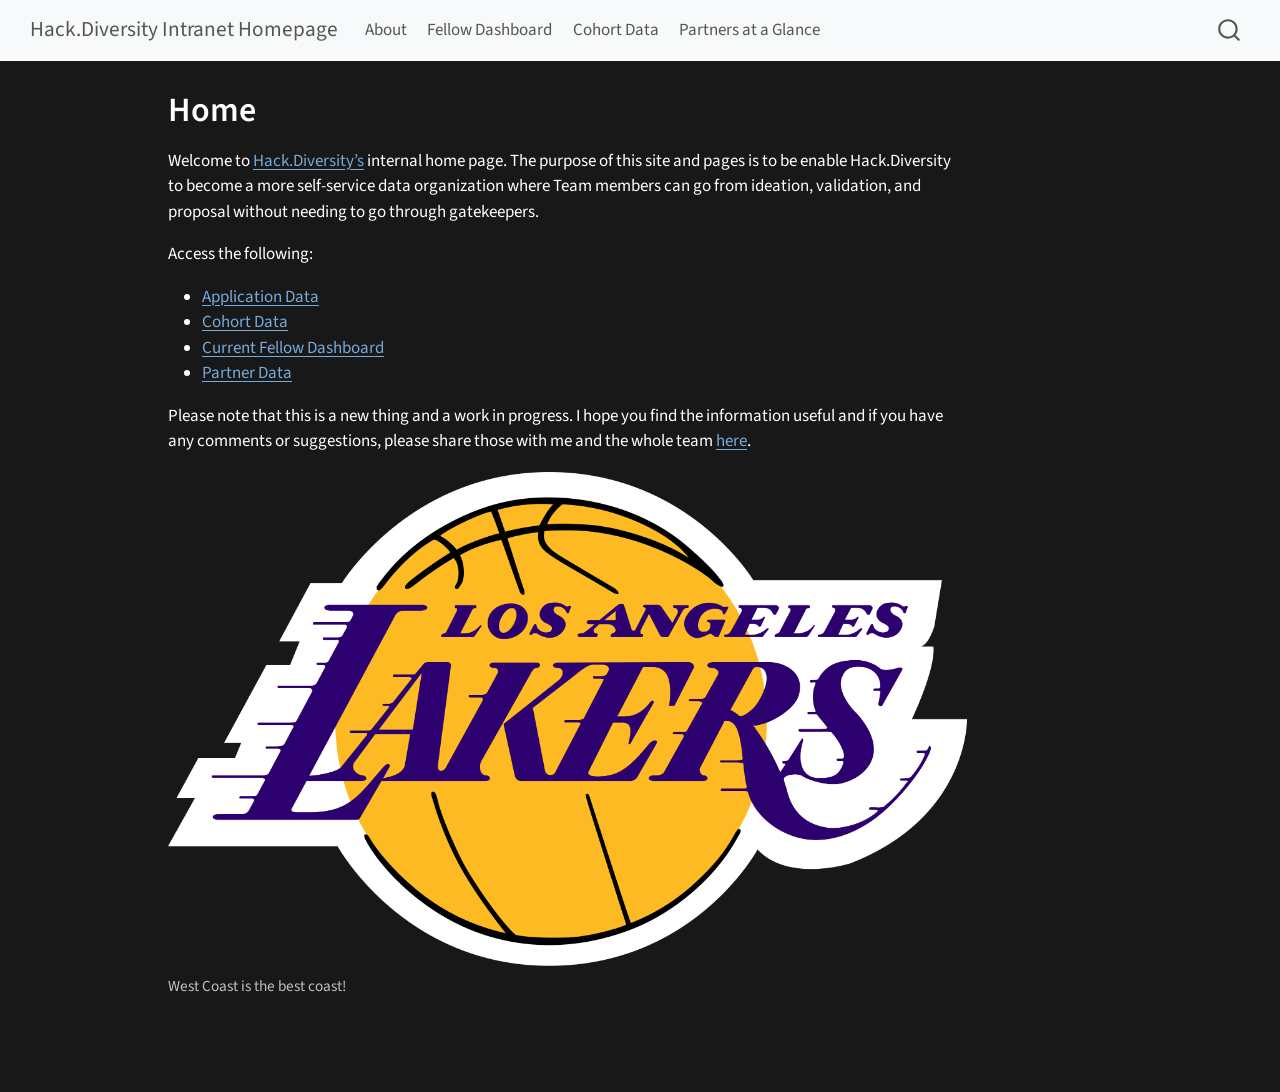
<file: index.html>
<!DOCTYPE html>
<html xmlns="http://www.w3.org/1999/xhtml" lang="en" xml:lang="en"><head>

<meta charset="utf-8">
<meta name="generator" content="quarto-1.11.9">

<meta name="viewport" content="width=device-width, initial-scale=1.0, user-scalable=yes">


<title>Home – Hack.Diversity Intranet Homepage</title>
<style>
/* Default styles provided by pandoc.
** See https://pandoc.org/MANUAL.html#variables-for-html for config info.
*/
span.smallcaps{font-variant: small-caps;}
div.columns{display: flex; gap: 1.5em;}
div.column{flex: auto;}
@media screen {
div.columns{gap: min(4vw, 1.5em);}
div.column{overflow-x: auto;}
}
div.hanging-indent{margin-left: 1.5em; text-indent: -1.5em;}
ul.task-list{list-style: none;}
ul.task-list li input[type="checkbox"] {
  width: 0.8em;
  margin: 0 0.8em 0.2em -1em; /* quarto-specific, see https://github.com/quarto-dev/quarto-cli/issues/4556 */ 
  vertical-align: middle;
}
</style>


<script src="site_libs/quarto-nav/quarto-nav.js"></script>
<script src="site_libs/quarto-nav/headroom.min.js"></script>
<script src="site_libs/clipboard/clipboard.min.js"></script>
<script src="site_libs/quarto-search/autocomplete.umd.js"></script>
<script src="site_libs/quarto-search/fuse.min.js"></script>
<script src="site_libs/quarto-search/quarto-search.js"></script>
<meta name="quarto:offset" content="./">
<script src="site_libs/quarto-html/quarto.js" type="module"></script>
<script src="site_libs/quarto-html/tabsets/tabsets.js" type="module"></script>
<script src="site_libs/quarto-html/scrollable-regions/scrollable-regions.js" type="module"></script>
<script src="site_libs/quarto-html/popper.min.js"></script>
<script src="site_libs/quarto-html/tippy.umd.min.js"></script>
<script src="site_libs/quarto-html/anchor.min.js"></script>
<link href="site_libs/quarto-html/tippy.css" rel="stylesheet">
<link href="site_libs/quarto-html/quarto-syntax-highlighting-dark-447e42e69aaa9833c0ba1b986f430b20.css" rel="stylesheet" id="quarto-text-highlighting-styles">
<script src="site_libs/bootstrap/bootstrap.min.js"></script>
<link href="site_libs/bootstrap/bootstrap-icons.css" rel="stylesheet">
<link href="site_libs/bootstrap/bootstrap-bb0d0c66a6e8fdeda73b6e33ce865c24.min.css" rel="stylesheet" append-hash="true" id="quarto-bootstrap" data-mode="dark">
<script id="quarto-search-options" type="application/json">{
  "location": "navbar",
  "copy-button": false,
  "collapse-after": 3,
  "panel-placement": "end",
  "type": "overlay",
  "limit": 50,
  "keyboard-shortcut": [
    "f",
    "/",
    "s"
  ],
  "show-item-context": false,
  "language": {
    "search-no-results-text": "No results",
    "search-matching-documents-text": "matching documents",
    "search-copy-link-title": "Copy link to search",
    "search-hide-matches-text": "Hide additional matches",
    "search-more-match-text": "more match in this document",
    "search-more-matches-text": "more matches in this document",
    "search-clear-button-title": "Clear",
    "search-text-placeholder": "",
    "search-detached-cancel-button-title": "Cancel",
    "search-submit-button-title": "Submit",
    "search-label": "Search"
  }
}</script>


</head>

<body class="nav-fixed quarto-light"><a id="quarto-skip-link" class="visually-hidden-focusable" href="#quarto-document-content">Skip to main content</a>

<div id="quarto-search-results"></div>
  <header id="quarto-header" class="headroom fixed-top">
    <nav class="navbar navbar-expand-lg " data-bs-theme="dark" aria-label="Site">
      <div class="navbar-container container-fluid">
      <div class="navbar-brand-container mx-auto">
    <a class="navbar-brand" href="./index.html">
    <span class="navbar-title">Hack.Diversity Intranet Homepage</span>
    </a>
  </div>
          <button class="navbar-toggler" type="button" data-bs-toggle="collapse" data-bs-target="#navbarCollapse" aria-controls="navbarCollapse" aria-expanded="false" aria-label="Toggle navigation" onclick="if (window.quartoToggleHeadroom) { window.quartoToggleHeadroom(); }">
  <span class="navbar-toggler-icon"></span>
</button>
          <div class="collapse navbar-collapse" id="navbarCollapse">
            <ul class="navbar-nav navbar-nav-scroll me-auto">
  <li class="nav-item">
    <a class="nav-link" href="./about.html"> 
<span class="menu-text">About</span></a>
  </li>  
  <li class="nav-item">
    <a class="nav-link" href="./dashboard.html"> 
<span class="menu-text">Fellow Dashboard</span></a>
  </li>  
  <li class="nav-item">
    <a class="nav-link" href="./cohorts.html"> 
<span class="menu-text">Cohort Data</span></a>
  </li>  
  <li class="nav-item">
    <a class="nav-link" href="./partners.html"> 
<span class="menu-text">Partners at a Glance</span></a>
  </li>  
</ul>
          </div> <!-- /navcollapse -->
            <div class="quarto-navbar-tools">
</div>
            <div id="quarto-search" class="" title="Search"></div>
      </div> <!-- /container-fluid -->
    </nav>
</header>
<!-- content -->
<div id="quarto-content" class="quarto-container page-columns page-rows-contents page-layout-article page-navbar">
<!-- sidebar -->
<!-- margin-sidebar -->
    <div id="quarto-margin-sidebar" class="sidebar margin-sidebar zindex-bottom">
        
    </div>
<!-- main -->
<main class="content" id="quarto-document-content" tabindex="-1">

<header id="title-block-header" class="quarto-title-block default">
<div class="quarto-title">
<h1 class="title">Home</h1>
</div>



<div class="quarto-title-meta">

    
  
    
  </div>
  


</header>


<p>Welcome to <a href="https://www.hackdiversity.com">Hack.Diversity’s</a> internal home page. The purpose of this site and pages is to be enable Hack.Diversity to become a more self-service data organization where Team members can go from ideation, validation, and proposal without needing to go through gatekeepers.</p>
<p>Access the following:</p>
<ul>
<li><a href="applications.html">Application Data</a></li>
<li><a href="cohorts.html">Cohort Data</a></li>
<li><a href="dashboard.html">Current Fellow Dashboard</a></li>
<li><a href="partners.html">Partner Data</a></li>
</ul>
<p>Please note that this is a new thing and a work in progress. I hope you find the information useful and if you have any comments or suggestions, please share those with me and the whole team <a href="https://forms.gle/iRfne1AJM5BpbmV67">here</a>.</p>
<div class="quarto-figure quarto-figure-center">
<figure class="figure">
<p><img src="images/Los_Angeles_Lakers_logo.png" class="img-fluid figure-img"></p>
<figcaption>West Coast is the best coast!</figcaption>
</figure>
</div>



</main> <!-- /main -->
<script id="quarto-html-after-body" type="application/javascript">
  window.document.addEventListener("DOMContentLoaded", function (event) {
    const icon = "";
    const anchorJS = new window.AnchorJS();
    anchorJS.options = {
      placement: 'right',
      icon: icon
    };
    anchorJS.add('.anchored');
    const isCodeAnnotation = (el) => {
      for (const clz of el.classList) {
        if (clz.startsWith('code-annotation-')) {                     
          return true;
        }
      }
      return false;
    }
    const onCopySuccess = function(e) {
      // button target
      const button = e.trigger;
      // don't keep focus
      button.blur();
      // flash "checked"
      button.classList.add('code-copy-button-checked');
      var currentTitle = button.getAttribute("title");
      button.setAttribute("title", "Copied!");
      let tooltip;
      if (window.bootstrap) {
        button.setAttribute("data-bs-toggle", "tooltip");
        button.setAttribute("data-bs-placement", "left");
        button.setAttribute("data-bs-title", "Copied!");
        tooltip = new bootstrap.Tooltip(button, 
          { trigger: "manual", 
            customClass: "code-copy-button-tooltip",
            offset: [0, -8]});
        tooltip.show();    
      }
      setTimeout(function() {
        if (tooltip) {
          tooltip.hide();
          button.removeAttribute("data-bs-title");
          button.removeAttribute("data-bs-toggle");
          button.removeAttribute("data-bs-placement");
        }
        button.setAttribute("title", currentTitle);
        button.classList.remove('code-copy-button-checked');
      }, 1000);
      // clear code selection
      e.clearSelection();
    }
    const getTextToCopy = function(trigger) {
      const outerScaffold = trigger.parentElement.cloneNode(true);
      const codeEl = outerScaffold.querySelector('code');
      for (const childEl of codeEl.children) {
        if (isCodeAnnotation(childEl)) {
          childEl.remove();
        }
      }
      return codeEl.innerText;
    }
    const clipboard = new window.ClipboardJS('.code-copy-button:not([data-in-quarto-modal])', {
      text: getTextToCopy
    });
    clipboard.on('success', onCopySuccess);
    if (window.document.getElementById('quarto-embedded-source-code-modal')) {
      const clipboardModal = new window.ClipboardJS('.code-copy-button[data-in-quarto-modal]', {
        text: getTextToCopy,
        container: window.document.getElementById('quarto-embedded-source-code-modal')
      });
      clipboardModal.on('success', onCopySuccess);
    }
      var localhostRegex = new RegExp(/^(?:http|https):\/\/localhost\:?[0-9]*\//);
      var mailtoRegex = new RegExp(/^mailto:/);
        var filterRegex = new RegExp("https:\/\/apez-data-hack\.github\.io\/fellow-dashboard\/");
      var isInternal = (href) => {
          return filterRegex.test(href) || localhostRegex.test(href) || mailtoRegex.test(href);
      }
      // Inspect non-navigation links and adorn them if external
      window.quartoDecorateExternalLinks = function (root) {
     var links = (root || window.document).querySelectorAll('a[href]:not(.nav-link):not(.navbar-brand):not(.toc-action):not(.sidebar-link):not(.sidebar-item-toggle):not(.pagination-link):not(.no-external):not([aria-hidden]):not(.dropdown-item):not(.quarto-navigation-tool):not(.about-link)');
      for (var i=0; i<links.length; i++) {
        const link = links[i];
        if (!isInternal(link.href)) {
          // undo the damage that might have been done by quarto-nav.js in the case of
          // links that we want to consider external
          if (link.dataset.originalHref !== undefined) {
            link.href = link.dataset.originalHref;
          }
          if (!link.classList.contains('no-external-icon')) {
          }
        }
      }
      };
      window.quartoDecorateExternalLinks(window.document);
    // Esc closes the popup (WCAG 1.4.13) and focus leaving both trigger and
    // popup closes it (WCAG 2.4.11); tippy handles neither for interactive popups.
    const hideOnEscAndFocusOut = {
      name: 'hideOnEscAndFocusOut',
      defaultValue: true,
      fn(instance) {
        const dismiss = () => {
          // A show scheduled by the trigger delay would otherwise reopen it
          instance.clearDelayTimeouts();
          instance.hide();
        };
        const onKeyDown = (event) => {
          if (event.key !== 'Escape') {
            return;
          }
          // Keep Esc from also reaching page handlers (e.g. reveal.js overview),
          // except an open reveal.js slide menu, which Esc should close too.
          // The menu handles keys only when its keyboard option is on.
          const menuHandlesEsc = window.Reveal?.getPlugin?.('menu')?.isOpen() &&
            window.Reveal.getConfig().menu?.keyboard !== false;
          if (!menuHandlesEsc) {
            event.stopPropagation();
          }
          if (instance.popper.contains(window.document.activeElement)) {
            // Disabled while refocusing so the focus trigger does not reopen it
            instance.disable();
            instance.reference.focus();
            instance.enable();
          }
          dismiss();
        };
        const onFocusOut = (event) => {
          const target = event.relatedTarget;
          if (target && !instance.reference.contains(target) &&
              !instance.popper.contains(target)) {
            dismiss();
          }
        };
        // On the trigger too: a click trigger (code-annotations: select) has no
        // blur handling. Attached for the instance's lifetime so leaving the
        // trigger also cancels a show still pending on the trigger delay.
        instance.reference.addEventListener('focusout', onFocusOut);
        return {
          onShow() {
            window.document.addEventListener('keydown', onKeyDown, true);
            instance.popper.addEventListener('focusout', onFocusOut);
          },
          onHide() {
            window.document.removeEventListener('keydown', onKeyDown, true);
            instance.popper.removeEventListener('focusout', onFocusOut);
          },
          onDestroy() {
            instance.reference.removeEventListener('focusout', onFocusOut);
          },
        };
      },
    };
    function tippyHover(el, contentFn, onTriggerFn, onUntriggerFn) {
      const config = {
        allowHTML: true,
        maxWidth: 500,
        delay: 100,
        arrow: false,
        appendTo: function(el) {
            return el.parentElement;
        },
        interactive: true,
        interactiveBorder: 10,
        theme: 'quarto',
        placement: 'bottom-start',
        plugins: [hideOnEscAndFocusOut],
      };
      if (contentFn) {
        config.content = contentFn;
      }
      if (onTriggerFn) {
        config.onTrigger = onTriggerFn;
      }
      if (onUntriggerFn) {
        config.onUntrigger = onUntriggerFn;
      }
      window.tippy(el, config); 
    }
    const noterefs = window.document.querySelectorAll('a[role="doc-noteref"]');
    for (var i=0; i<noterefs.length; i++) {
      const ref = noterefs[i];
      tippyHover(ref, function() {
        // use id or data attribute instead here
        let href = ref.getAttribute('data-footnote-href') || ref.getAttribute('href');
        try { href = new URL(href).hash; } catch {}
        const id = href.replace(/^#\/?/, "");
        const note = window.document.getElementById(id);
        if (note) {
          return note.innerHTML;
        } else {
          return "";
        }
      });
    }
    const xrefs = window.document.querySelectorAll('a.quarto-xref');
    const processXRef = (id, note) => {
      // Strip column container classes
      const stripColumnClz = (el) => {
        el.classList.remove("page-full", "page-columns");
        if (el.children) {
          for (const child of el.children) {
            stripColumnClz(child);
          }
        }
      }
      stripColumnClz(note)
      if (id === null || id.startsWith('sec-')) {
        // Special case sections, only their first couple elements
        const container = document.createElement("div");
        if (note.children && note.children.length > 2) {
          container.appendChild(note.children[0].cloneNode(true));
          for (let i = 1; i < note.children.length; i++) {
            const child = note.children[i];
            if (child.tagName === "P" && child.innerText === "") {
              continue;
            } else {
              container.appendChild(child.cloneNode(true));
              break;
            }
          }
          if (window.Quarto?.typesetMath) {
            window.Quarto.typesetMath(container);
          }
          return container.innerHTML
        } else {
          if (window.Quarto?.typesetMath) {
            window.Quarto.typesetMath(note);
          }
          return note.innerHTML;
        }
      } else {
        // Remove any anchor links if they are present
        const anchorLink = note.querySelector('a.anchorjs-link');
        if (anchorLink) {
          anchorLink.remove();
        }
        if (window.Quarto?.typesetMath) {
          window.Quarto.typesetMath(note);
        }
        if (note.classList.contains("callout")) {
          return note.outerHTML;
        } else {
          return note.innerHTML;
        }
      }
    }
    for (var i=0; i<xrefs.length; i++) {
      const xref = xrefs[i];
      tippyHover(xref, undefined, function(instance) {
        instance.disable();
        let url = xref.getAttribute('href');
        let hash = undefined; 
        if (url.startsWith('#')) {
          hash = url;
        } else {
          try { hash = new URL(url).hash; } catch {}
        }
        if (hash) {
          const id = hash.replace(/^#\/?/, "");
          const note = window.document.getElementById(id);
          if (note !== null) {
            try {
              const html = processXRef(id, note.cloneNode(true));
              instance.setContent(html);
            } finally {
              instance.enable();
              instance.show();
            }
          } else {
            // See if we can fetch this
            fetch(url.split('#')[0])
            .then(res => res.text())
            .then(html => {
              const parser = new DOMParser();
              const htmlDoc = parser.parseFromString(html, "text/html");
              const note = htmlDoc.getElementById(id);
              if (note !== null) {
                const html = processXRef(id, note);
                instance.setContent(html);
              } 
            }).finally(() => {
              instance.enable();
              instance.show();
            });
          }
        } else {
          // See if we can fetch a full url (with no hash to target)
          // This is a special case and we should probably do some content thinning / targeting
          fetch(url)
          .then(res => res.text())
          .then(html => {
            const parser = new DOMParser();
            const htmlDoc = parser.parseFromString(html, "text/html");
            const note = htmlDoc.querySelector('main.content');
            if (note !== null) {
              // This should only happen for chapter cross references
              // (since there is no id in the URL)
              // remove the first header
              if (note.children.length > 0 && note.children[0].tagName === "HEADER") {
                note.children[0].remove();
              }
              const html = processXRef(null, note);
              instance.setContent(html);
            } 
          }).finally(() => {
            instance.enable();
            instance.show();
          });
        }
      }, function(instance) {
      });
    }
        let selectedAnnoteEl;
        const selectorForAnnotation = ( cell, annotation) => {
          let cellAttr = 'data-code-cell="' + cell + '"';
          let lineAttr = 'data-code-annotation="' +  annotation + '"';
          const selector = 'span[' + cellAttr + '][' + lineAttr + ']';
          return selector;
        }
        const selectCodeLines = (annoteEl) => {
          const doc = window.document;
          const targetCell = annoteEl.getAttribute("data-target-cell");
          const targetAnnotation = annoteEl.getAttribute("data-target-annotation");
          const annoteSpan = window.document.querySelector(selectorForAnnotation(targetCell, targetAnnotation));
          const lines = annoteSpan.getAttribute("data-code-lines").split(",");
          const lineIds = lines.map((line) => {
            return targetCell + "-" + line;
          })
          // Each band is positioned against its own containing block, which is
          // not the offsetParent of the lines, so place it from client rects.
          const placeBand = (band, firstEl, lastEl, codeBlock) => {
            const container = band.offsetParent;
            if (container === null) {
              return;
            }
            const containerRect = container.getBoundingClientRect();
            // Reveal.js scales slides with a transform, so convert client
            // pixels back to the CSS pixels of the container.
            const scale = containerRect.height / container.offsetHeight || 1;
            const firstRect = firstEl.getBoundingClientRect();
            const lastRect = lastEl.getBoundingClientRect();
            const top = (firstRect.top - containerRect.top) / scale - container.clientTop + container.scrollTop;
            const height = (lastRect.bottom - firstRect.top) / scale;
            band.style.top = top - 2 + "px";
            band.style.height = height + 4 + "px";
            if (codeBlock) {
              // Without the copy button wrapper, the containing block is wider
              // than the code block, so span the code block explicitly.
              const blockRect = codeBlock.getBoundingClientRect();
              band.style.left = (blockRect.left - containerRect.left) / scale - container.clientLeft + container.scrollLeft + "px";
              band.style.width = blockRect.width / scale + "px";
            }
          };
          if (lineIds.length > 0) {
            const el = window.document.getElementById(lineIds[0]);
            const lastEl = window.document.getElementById(lineIds[lineIds.length - 1]);
            const parent = el.parentElement.parentElement;
            // cook up a div (if necessary) and position it
            let div = window.document.getElementById("code-annotation-line-highlight");
            if (div === null) {
              div = window.document.createElement("div");
              div.setAttribute("id", "code-annotation-line-highlight");
              div.style.position = 'absolute';
              parent.appendChild(div);
            }
            placeBand(div, el, lastEl, parent.closest("div.sourceCode") || parent);
            let gutterDiv = window.document.getElementById("code-annotation-line-highlight-gutter");
            if (gutterDiv === null) {
              gutterDiv = window.document.createElement("div");
              gutterDiv.setAttribute("id", "code-annotation-line-highlight-gutter");
              gutterDiv.style.position = 'absolute';
              const codeCell = window.document.getElementById(targetCell);
              const gutter = codeCell.querySelector('.code-annotation-gutter');
              gutter.appendChild(gutterDiv);
            }
            placeBand(gutterDiv, el, lastEl);
            selectedAnnoteEl = annoteEl;
          }
        };
        const unselectCodeLines = () => {
          const elementsIds = ["code-annotation-line-highlight", "code-annotation-line-highlight-gutter"];
          elementsIds.forEach((elId) => {
            const div = window.document.getElementById(elId);
            if (div) {
              div.remove();
            }
          });
          selectedAnnoteEl = undefined;
        };
          // Handle positioning of the toggle
      window.addEventListener(
        "resize",
        throttle(() => {
          elRect = undefined;
          if (selectedAnnoteEl) {
            selectCodeLines(selectedAnnoteEl);
          }
        }, 10)
      );
      function throttle(fn, ms) {
      let throttle = false;
      let timer;
        return (...args) => {
          if(!throttle) { // first call gets through
              fn.apply(this, args);
              throttle = true;
          } else { // all the others get throttled
              if(timer) clearTimeout(timer); // cancel #2
              timer = setTimeout(() => {
                fn.apply(this, args);
                timer = throttle = false;
              }, ms);
          }
        };
      }
        // Attach click handler to the DT
        const annoteDls = window.document.querySelectorAll('dt[data-target-cell]');
        for (const annoteDlNode of annoteDls) {
          annoteDlNode.addEventListener('click', (event) => {
            const clickedEl = event.target;
            if (clickedEl !== selectedAnnoteEl) {
              unselectCodeLines();
              const activeEl = window.document.querySelector('dt[data-target-cell].code-annotation-active');
              if (activeEl) {
                activeEl.classList.remove('code-annotation-active');
              }
              selectCodeLines(clickedEl);
              clickedEl.classList.add('code-annotation-active');
            } else {
              // Unselect the line
              unselectCodeLines();
              clickedEl.classList.remove('code-annotation-active');
            }
          });
        }
    const findCites = (el) => {
      const parentEl = el.parentElement;
      if (parentEl) {
        const cites = parentEl.dataset.cites;
        if (cites) {
          return {
            el,
            cites: cites.split(' ')
          };
        } else {
          return findCites(el.parentElement)
        }
      } else {
        return undefined;
      }
    };
    var bibliorefs = window.document.querySelectorAll('a[role="doc-biblioref"]');
    for (var i=0; i<bibliorefs.length; i++) {
      const ref = bibliorefs[i];
      const citeInfo = findCites(ref);
      if (citeInfo) {
        tippyHover(citeInfo.el, function() {
          var popup = window.document.createElement('div');
          citeInfo.cites.forEach(function(cite) {
            var citeDiv = window.document.createElement('div');
            citeDiv.classList.add('hanging-indent');
            citeDiv.classList.add('csl-entry');
            var biblioDiv = window.document.getElementById('ref-' + cite);
            if (biblioDiv) {
              citeDiv.innerHTML = biblioDiv.innerHTML;
            }
            popup.appendChild(citeDiv);
          });
          return popup.innerHTML;
        });
      }
    }
  });
  </script>
  <script type="application/javascript">
  window.quartoScrollableRegionsLabels = {"code":"Scrollable code","output":"Scrollable output"};
  </script>
</div> <!-- /content -->




</body></html>
</file>
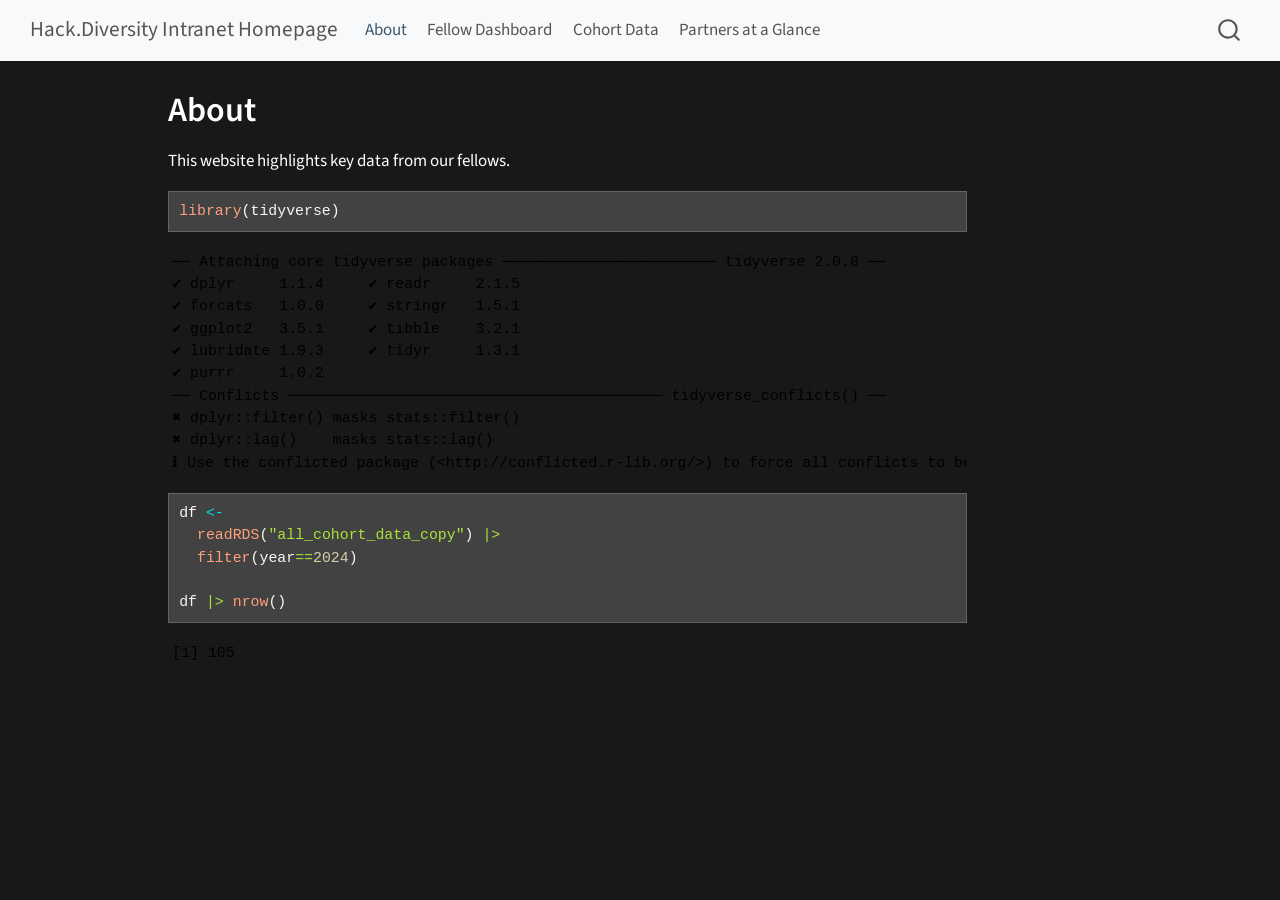
<file: about.html>
<!DOCTYPE html>
<html xmlns="http://www.w3.org/1999/xhtml" lang="en" xml:lang="en"><head>

<meta charset="utf-8">
<meta name="generator" content="quarto-1.11.9">

<meta name="viewport" content="width=device-width, initial-scale=1.0, user-scalable=yes">


<title>About – Hack.Diversity Intranet Homepage</title>
<style>
/* Default styles provided by pandoc.
** See https://pandoc.org/MANUAL.html#variables-for-html for config info.
*/
span.smallcaps{font-variant: small-caps;}
div.columns{display: flex; gap: 1.5em;}
div.column{flex: auto;}
@media screen {
div.columns{gap: min(4vw, 1.5em);}
div.column{overflow-x: auto;}
}
div.hanging-indent{margin-left: 1.5em; text-indent: -1.5em;}
ul.task-list{list-style: none;}
ul.task-list li input[type="checkbox"] {
  width: 0.8em;
  margin: 0 0.8em 0.2em -1em; /* quarto-specific, see https://github.com/quarto-dev/quarto-cli/issues/4556 */ 
  vertical-align: middle;
}
/* CSS for syntax highlighting */
html { -webkit-text-size-adjust: 100%; }
pre > code.sourceCode { white-space: pre; position: relative; }
pre > code.sourceCode > span { display: inline-block; line-height: 1.25; }
pre > code.sourceCode > span:empty { height: 1.2em; }
.sourceCode { overflow: visible; }
code.sourceCode > span { color: inherit; text-decoration: inherit; }
div.sourceCode { margin: 1em 0; }
pre.sourceCode { margin: 0; }
@media screen {
div.sourceCode { overflow: auto; }
}
@media print {
pre > code.sourceCode { white-space: pre-wrap; }
pre > code.sourceCode > span { text-indent: -5em; padding-left: 5em; }
}
pre.numberSource code
  { counter-reset: source-line 0; }
pre.numberSource code > span
  { position: relative; left: -4em; counter-increment: source-line; }
pre.numberSource code > span > a:first-child::before
  { content: counter(source-line);
    position: relative; left: -1em; text-align: right; vertical-align: baseline;
    border: none; display: inline-block;
    -webkit-touch-callout: none; -webkit-user-select: none;
    -khtml-user-select: none; -moz-user-select: none;
    -ms-user-select: none; user-select: none;
    padding: 0 4px; width: 4em;
  }
pre.numberSource { margin-left: 3em;  padding-left: 4px; }
div.sourceCode
  {   }
@media screen {
pre > code.sourceCode > span > a:first-child::before { text-decoration: underline; }
}
</style>


<script src="site_libs/quarto-nav/quarto-nav.js"></script>
<script src="site_libs/quarto-nav/headroom.min.js"></script>
<script src="site_libs/clipboard/clipboard.min.js"></script>
<script src="site_libs/quarto-search/autocomplete.umd.js"></script>
<script src="site_libs/quarto-search/fuse.min.js"></script>
<script src="site_libs/quarto-search/quarto-search.js"></script>
<meta name="quarto:offset" content="./">
<script src="site_libs/quarto-html/quarto.js" type="module"></script>
<script src="site_libs/quarto-html/tabsets/tabsets.js" type="module"></script>
<script src="site_libs/quarto-html/scrollable-regions/scrollable-regions.js" type="module"></script>
<script src="site_libs/quarto-html/popper.min.js"></script>
<script src="site_libs/quarto-html/tippy.umd.min.js"></script>
<script src="site_libs/quarto-html/anchor.min.js"></script>
<link href="site_libs/quarto-html/tippy.css" rel="stylesheet">
<link href="site_libs/quarto-html/quarto-syntax-highlighting-dark-447e42e69aaa9833c0ba1b986f430b20.css" rel="stylesheet" id="quarto-text-highlighting-styles">
<script src="site_libs/bootstrap/bootstrap.min.js"></script>
<link href="site_libs/bootstrap/bootstrap-icons.css" rel="stylesheet">
<link href="site_libs/bootstrap/bootstrap-bb0d0c66a6e8fdeda73b6e33ce865c24.min.css" rel="stylesheet" append-hash="true" id="quarto-bootstrap" data-mode="dark">
<script id="quarto-search-options" type="application/json">{
  "location": "navbar",
  "copy-button": false,
  "collapse-after": 3,
  "panel-placement": "end",
  "type": "overlay",
  "limit": 50,
  "keyboard-shortcut": [
    "f",
    "/",
    "s"
  ],
  "show-item-context": false,
  "language": {
    "search-no-results-text": "No results",
    "search-matching-documents-text": "matching documents",
    "search-copy-link-title": "Copy link to search",
    "search-hide-matches-text": "Hide additional matches",
    "search-more-match-text": "more match in this document",
    "search-more-matches-text": "more matches in this document",
    "search-clear-button-title": "Clear",
    "search-text-placeholder": "",
    "search-detached-cancel-button-title": "Cancel",
    "search-submit-button-title": "Submit",
    "search-label": "Search"
  }
}</script>


</head>

<body class="nav-fixed quarto-light"><a id="quarto-skip-link" class="visually-hidden-focusable" href="#quarto-document-content">Skip to main content</a>

<div id="quarto-search-results"></div>
  <header id="quarto-header" class="headroom fixed-top">
    <nav class="navbar navbar-expand-lg " data-bs-theme="dark" aria-label="Site">
      <div class="navbar-container container-fluid">
      <div class="navbar-brand-container mx-auto">
    <a class="navbar-brand" href="./index.html">
    <span class="navbar-title">Hack.Diversity Intranet Homepage</span>
    </a>
  </div>
          <button class="navbar-toggler" type="button" data-bs-toggle="collapse" data-bs-target="#navbarCollapse" aria-controls="navbarCollapse" aria-expanded="false" aria-label="Toggle navigation" onclick="if (window.quartoToggleHeadroom) { window.quartoToggleHeadroom(); }">
  <span class="navbar-toggler-icon"></span>
</button>
          <div class="collapse navbar-collapse" id="navbarCollapse">
            <ul class="navbar-nav navbar-nav-scroll me-auto">
  <li class="nav-item">
    <a class="nav-link active" href="./about.html" aria-current="page"> 
<span class="menu-text">About</span></a>
  </li>  
  <li class="nav-item">
    <a class="nav-link" href="./dashboard.html"> 
<span class="menu-text">Fellow Dashboard</span></a>
  </li>  
  <li class="nav-item">
    <a class="nav-link" href="./cohorts.html"> 
<span class="menu-text">Cohort Data</span></a>
  </li>  
  <li class="nav-item">
    <a class="nav-link" href="./partners.html"> 
<span class="menu-text">Partners at a Glance</span></a>
  </li>  
</ul>
          </div> <!-- /navcollapse -->
            <div class="quarto-navbar-tools">
</div>
            <div id="quarto-search" class="" title="Search"></div>
      </div> <!-- /container-fluid -->
    </nav>
</header>
<!-- content -->
<div id="quarto-content" class="quarto-container page-columns page-rows-contents page-layout-article page-navbar">
<!-- sidebar -->
<!-- margin-sidebar -->
    <div id="quarto-margin-sidebar" class="sidebar margin-sidebar zindex-bottom">
        
    </div>
<!-- main -->
<main class="content" id="quarto-document-content" tabindex="-1">

<header id="title-block-header" class="quarto-title-block default">
<div class="quarto-title">
<h1 class="title">About</h1>
</div>



<div class="quarto-title-meta">

    
  
    
  </div>
  


</header>


<p>This website highlights key data from our fellows.</p>
<div class="cell">
<div class="code-copy-outer-scaffold"><div class="sourceCode cell-code" id="cb1"><pre class="sourceCode r code-with-copy"><code class="sourceCode r"><span id="cb1-1"><a href="#cb1-1" aria-hidden="true" tabindex="-1"></a><span class="fu">library</span>(tidyverse)</span></code></pre></div><button title="Copy to Clipboard" class="code-copy-button"><i class="bi"></i></button></div>
<div class="cell-output cell-output-stderr">
<pre><code>── Attaching core tidyverse packages ──────────────────────── tidyverse 2.0.0 ──
✔ dplyr     1.1.4     ✔ readr     2.1.5
✔ forcats   1.0.0     ✔ stringr   1.5.1
✔ ggplot2   3.5.1     ✔ tibble    3.2.1
✔ lubridate 1.9.3     ✔ tidyr     1.3.1
✔ purrr     1.0.2     
── Conflicts ────────────────────────────────────────── tidyverse_conflicts() ──
✖ dplyr::filter() masks stats::filter()
✖ dplyr::lag()    masks stats::lag()
ℹ Use the conflicted package (&lt;http://conflicted.r-lib.org/&gt;) to force all conflicts to become errors</code></pre>
</div>
<div class="code-copy-outer-scaffold"><div class="sourceCode cell-code" id="cb3"><pre class="sourceCode r code-with-copy"><code class="sourceCode r"><span id="cb3-1"><a href="#cb3-1" aria-hidden="true" tabindex="-1"></a>df <span class="ot">&lt;-</span> </span>
<span id="cb3-2"><a href="#cb3-2" aria-hidden="true" tabindex="-1"></a>  <span class="fu">readRDS</span>(<span class="st">"all_cohort_data_copy"</span>) <span class="sc">|&gt;</span> </span>
<span id="cb3-3"><a href="#cb3-3" aria-hidden="true" tabindex="-1"></a>  <span class="fu">filter</span>(year<span class="sc">==</span><span class="dv">2024</span>)</span>
<span id="cb3-4"><a href="#cb3-4" aria-hidden="true" tabindex="-1"></a></span>
<span id="cb3-5"><a href="#cb3-5" aria-hidden="true" tabindex="-1"></a>df <span class="sc">|&gt;</span> <span class="fu">nrow</span>()</span></code></pre></div><button title="Copy to Clipboard" class="code-copy-button"><i class="bi"></i></button></div>
<div class="cell-output cell-output-stdout">
<pre><code>[1] 105</code></pre>
</div>
</div>



</main> <!-- /main -->
<script id="quarto-html-after-body" type="application/javascript">
  window.document.addEventListener("DOMContentLoaded", function (event) {
    const icon = "";
    const anchorJS = new window.AnchorJS();
    anchorJS.options = {
      placement: 'right',
      icon: icon
    };
    anchorJS.add('.anchored');
    const isCodeAnnotation = (el) => {
      for (const clz of el.classList) {
        if (clz.startsWith('code-annotation-')) {                     
          return true;
        }
      }
      return false;
    }
    const onCopySuccess = function(e) {
      // button target
      const button = e.trigger;
      // don't keep focus
      button.blur();
      // flash "checked"
      button.classList.add('code-copy-button-checked');
      var currentTitle = button.getAttribute("title");
      button.setAttribute("title", "Copied!");
      let tooltip;
      if (window.bootstrap) {
        button.setAttribute("data-bs-toggle", "tooltip");
        button.setAttribute("data-bs-placement", "left");
        button.setAttribute("data-bs-title", "Copied!");
        tooltip = new bootstrap.Tooltip(button, 
          { trigger: "manual", 
            customClass: "code-copy-button-tooltip",
            offset: [0, -8]});
        tooltip.show();    
      }
      setTimeout(function() {
        if (tooltip) {
          tooltip.hide();
          button.removeAttribute("data-bs-title");
          button.removeAttribute("data-bs-toggle");
          button.removeAttribute("data-bs-placement");
        }
        button.setAttribute("title", currentTitle);
        button.classList.remove('code-copy-button-checked');
      }, 1000);
      // clear code selection
      e.clearSelection();
    }
    const getTextToCopy = function(trigger) {
      const outerScaffold = trigger.parentElement.cloneNode(true);
      const codeEl = outerScaffold.querySelector('code');
      for (const childEl of codeEl.children) {
        if (isCodeAnnotation(childEl)) {
          childEl.remove();
        }
      }
      return codeEl.innerText;
    }
    const clipboard = new window.ClipboardJS('.code-copy-button:not([data-in-quarto-modal])', {
      text: getTextToCopy
    });
    clipboard.on('success', onCopySuccess);
    if (window.document.getElementById('quarto-embedded-source-code-modal')) {
      const clipboardModal = new window.ClipboardJS('.code-copy-button[data-in-quarto-modal]', {
        text: getTextToCopy,
        container: window.document.getElementById('quarto-embedded-source-code-modal')
      });
      clipboardModal.on('success', onCopySuccess);
    }
      var localhostRegex = new RegExp(/^(?:http|https):\/\/localhost\:?[0-9]*\//);
      var mailtoRegex = new RegExp(/^mailto:/);
        var filterRegex = new RegExp("https:\/\/apez-data-hack\.github\.io\/fellow-dashboard\/");
      var isInternal = (href) => {
          return filterRegex.test(href) || localhostRegex.test(href) || mailtoRegex.test(href);
      }
      // Inspect non-navigation links and adorn them if external
      window.quartoDecorateExternalLinks = function (root) {
     var links = (root || window.document).querySelectorAll('a[href]:not(.nav-link):not(.navbar-brand):not(.toc-action):not(.sidebar-link):not(.sidebar-item-toggle):not(.pagination-link):not(.no-external):not([aria-hidden]):not(.dropdown-item):not(.quarto-navigation-tool):not(.about-link)');
      for (var i=0; i<links.length; i++) {
        const link = links[i];
        if (!isInternal(link.href)) {
          // undo the damage that might have been done by quarto-nav.js in the case of
          // links that we want to consider external
          if (link.dataset.originalHref !== undefined) {
            link.href = link.dataset.originalHref;
          }
          if (!link.classList.contains('no-external-icon')) {
          }
        }
      }
      };
      window.quartoDecorateExternalLinks(window.document);
    // Esc closes the popup (WCAG 1.4.13) and focus leaving both trigger and
    // popup closes it (WCAG 2.4.11); tippy handles neither for interactive popups.
    const hideOnEscAndFocusOut = {
      name: 'hideOnEscAndFocusOut',
      defaultValue: true,
      fn(instance) {
        const dismiss = () => {
          // A show scheduled by the trigger delay would otherwise reopen it
          instance.clearDelayTimeouts();
          instance.hide();
        };
        const onKeyDown = (event) => {
          if (event.key !== 'Escape') {
            return;
          }
          // Keep Esc from also reaching page handlers (e.g. reveal.js overview),
          // except an open reveal.js slide menu, which Esc should close too.
          // The menu handles keys only when its keyboard option is on.
          const menuHandlesEsc = window.Reveal?.getPlugin?.('menu')?.isOpen() &&
            window.Reveal.getConfig().menu?.keyboard !== false;
          if (!menuHandlesEsc) {
            event.stopPropagation();
          }
          if (instance.popper.contains(window.document.activeElement)) {
            // Disabled while refocusing so the focus trigger does not reopen it
            instance.disable();
            instance.reference.focus();
            instance.enable();
          }
          dismiss();
        };
        const onFocusOut = (event) => {
          const target = event.relatedTarget;
          if (target && !instance.reference.contains(target) &&
              !instance.popper.contains(target)) {
            dismiss();
          }
        };
        // On the trigger too: a click trigger (code-annotations: select) has no
        // blur handling. Attached for the instance's lifetime so leaving the
        // trigger also cancels a show still pending on the trigger delay.
        instance.reference.addEventListener('focusout', onFocusOut);
        return {
          onShow() {
            window.document.addEventListener('keydown', onKeyDown, true);
            instance.popper.addEventListener('focusout', onFocusOut);
          },
          onHide() {
            window.document.removeEventListener('keydown', onKeyDown, true);
            instance.popper.removeEventListener('focusout', onFocusOut);
          },
          onDestroy() {
            instance.reference.removeEventListener('focusout', onFocusOut);
          },
        };
      },
    };
    function tippyHover(el, contentFn, onTriggerFn, onUntriggerFn) {
      const config = {
        allowHTML: true,
        maxWidth: 500,
        delay: 100,
        arrow: false,
        appendTo: function(el) {
            return el.parentElement;
        },
        interactive: true,
        interactiveBorder: 10,
        theme: 'quarto',
        placement: 'bottom-start',
        plugins: [hideOnEscAndFocusOut],
      };
      if (contentFn) {
        config.content = contentFn;
      }
      if (onTriggerFn) {
        config.onTrigger = onTriggerFn;
      }
      if (onUntriggerFn) {
        config.onUntrigger = onUntriggerFn;
      }
      window.tippy(el, config); 
    }
    const noterefs = window.document.querySelectorAll('a[role="doc-noteref"]');
    for (var i=0; i<noterefs.length; i++) {
      const ref = noterefs[i];
      tippyHover(ref, function() {
        // use id or data attribute instead here
        let href = ref.getAttribute('data-footnote-href') || ref.getAttribute('href');
        try { href = new URL(href).hash; } catch {}
        const id = href.replace(/^#\/?/, "");
        const note = window.document.getElementById(id);
        if (note) {
          return note.innerHTML;
        } else {
          return "";
        }
      });
    }
    const xrefs = window.document.querySelectorAll('a.quarto-xref');
    const processXRef = (id, note) => {
      // Strip column container classes
      const stripColumnClz = (el) => {
        el.classList.remove("page-full", "page-columns");
        if (el.children) {
          for (const child of el.children) {
            stripColumnClz(child);
          }
        }
      }
      stripColumnClz(note)
      if (id === null || id.startsWith('sec-')) {
        // Special case sections, only their first couple elements
        const container = document.createElement("div");
        if (note.children && note.children.length > 2) {
          container.appendChild(note.children[0].cloneNode(true));
          for (let i = 1; i < note.children.length; i++) {
            const child = note.children[i];
            if (child.tagName === "P" && child.innerText === "") {
              continue;
            } else {
              container.appendChild(child.cloneNode(true));
              break;
            }
          }
          if (window.Quarto?.typesetMath) {
            window.Quarto.typesetMath(container);
          }
          return container.innerHTML
        } else {
          if (window.Quarto?.typesetMath) {
            window.Quarto.typesetMath(note);
          }
          return note.innerHTML;
        }
      } else {
        // Remove any anchor links if they are present
        const anchorLink = note.querySelector('a.anchorjs-link');
        if (anchorLink) {
          anchorLink.remove();
        }
        if (window.Quarto?.typesetMath) {
          window.Quarto.typesetMath(note);
        }
        if (note.classList.contains("callout")) {
          return note.outerHTML;
        } else {
          return note.innerHTML;
        }
      }
    }
    for (var i=0; i<xrefs.length; i++) {
      const xref = xrefs[i];
      tippyHover(xref, undefined, function(instance) {
        instance.disable();
        let url = xref.getAttribute('href');
        let hash = undefined; 
        if (url.startsWith('#')) {
          hash = url;
        } else {
          try { hash = new URL(url).hash; } catch {}
        }
        if (hash) {
          const id = hash.replace(/^#\/?/, "");
          const note = window.document.getElementById(id);
          if (note !== null) {
            try {
              const html = processXRef(id, note.cloneNode(true));
              instance.setContent(html);
            } finally {
              instance.enable();
              instance.show();
            }
          } else {
            // See if we can fetch this
            fetch(url.split('#')[0])
            .then(res => res.text())
            .then(html => {
              const parser = new DOMParser();
              const htmlDoc = parser.parseFromString(html, "text/html");
              const note = htmlDoc.getElementById(id);
              if (note !== null) {
                const html = processXRef(id, note);
                instance.setContent(html);
              } 
            }).finally(() => {
              instance.enable();
              instance.show();
            });
          }
        } else {
          // See if we can fetch a full url (with no hash to target)
          // This is a special case and we should probably do some content thinning / targeting
          fetch(url)
          .then(res => res.text())
          .then(html => {
            const parser = new DOMParser();
            const htmlDoc = parser.parseFromString(html, "text/html");
            const note = htmlDoc.querySelector('main.content');
            if (note !== null) {
              // This should only happen for chapter cross references
              // (since there is no id in the URL)
              // remove the first header
              if (note.children.length > 0 && note.children[0].tagName === "HEADER") {
                note.children[0].remove();
              }
              const html = processXRef(null, note);
              instance.setContent(html);
            } 
          }).finally(() => {
            instance.enable();
            instance.show();
          });
        }
      }, function(instance) {
      });
    }
        let selectedAnnoteEl;
        const selectorForAnnotation = ( cell, annotation) => {
          let cellAttr = 'data-code-cell="' + cell + '"';
          let lineAttr = 'data-code-annotation="' +  annotation + '"';
          const selector = 'span[' + cellAttr + '][' + lineAttr + ']';
          return selector;
        }
        const selectCodeLines = (annoteEl) => {
          const doc = window.document;
          const targetCell = annoteEl.getAttribute("data-target-cell");
          const targetAnnotation = annoteEl.getAttribute("data-target-annotation");
          const annoteSpan = window.document.querySelector(selectorForAnnotation(targetCell, targetAnnotation));
          const lines = annoteSpan.getAttribute("data-code-lines").split(",");
          const lineIds = lines.map((line) => {
            return targetCell + "-" + line;
          })
          // Each band is positioned against its own containing block, which is
          // not the offsetParent of the lines, so place it from client rects.
          const placeBand = (band, firstEl, lastEl, codeBlock) => {
            const container = band.offsetParent;
            if (container === null) {
              return;
            }
            const containerRect = container.getBoundingClientRect();
            // Reveal.js scales slides with a transform, so convert client
            // pixels back to the CSS pixels of the container.
            const scale = containerRect.height / container.offsetHeight || 1;
            const firstRect = firstEl.getBoundingClientRect();
            const lastRect = lastEl.getBoundingClientRect();
            const top = (firstRect.top - containerRect.top) / scale - container.clientTop + container.scrollTop;
            const height = (lastRect.bottom - firstRect.top) / scale;
            band.style.top = top - 2 + "px";
            band.style.height = height + 4 + "px";
            if (codeBlock) {
              // Without the copy button wrapper, the containing block is wider
              // than the code block, so span the code block explicitly.
              const blockRect = codeBlock.getBoundingClientRect();
              band.style.left = (blockRect.left - containerRect.left) / scale - container.clientLeft + container.scrollLeft + "px";
              band.style.width = blockRect.width / scale + "px";
            }
          };
          if (lineIds.length > 0) {
            const el = window.document.getElementById(lineIds[0]);
            const lastEl = window.document.getElementById(lineIds[lineIds.length - 1]);
            const parent = el.parentElement.parentElement;
            // cook up a div (if necessary) and position it
            let div = window.document.getElementById("code-annotation-line-highlight");
            if (div === null) {
              div = window.document.createElement("div");
              div.setAttribute("id", "code-annotation-line-highlight");
              div.style.position = 'absolute';
              parent.appendChild(div);
            }
            placeBand(div, el, lastEl, parent.closest("div.sourceCode") || parent);
            let gutterDiv = window.document.getElementById("code-annotation-line-highlight-gutter");
            if (gutterDiv === null) {
              gutterDiv = window.document.createElement("div");
              gutterDiv.setAttribute("id", "code-annotation-line-highlight-gutter");
              gutterDiv.style.position = 'absolute';
              const codeCell = window.document.getElementById(targetCell);
              const gutter = codeCell.querySelector('.code-annotation-gutter');
              gutter.appendChild(gutterDiv);
            }
            placeBand(gutterDiv, el, lastEl);
            selectedAnnoteEl = annoteEl;
          }
        };
        const unselectCodeLines = () => {
          const elementsIds = ["code-annotation-line-highlight", "code-annotation-line-highlight-gutter"];
          elementsIds.forEach((elId) => {
            const div = window.document.getElementById(elId);
            if (div) {
              div.remove();
            }
          });
          selectedAnnoteEl = undefined;
        };
          // Handle positioning of the toggle
      window.addEventListener(
        "resize",
        throttle(() => {
          elRect = undefined;
          if (selectedAnnoteEl) {
            selectCodeLines(selectedAnnoteEl);
          }
        }, 10)
      );
      function throttle(fn, ms) {
      let throttle = false;
      let timer;
        return (...args) => {
          if(!throttle) { // first call gets through
              fn.apply(this, args);
              throttle = true;
          } else { // all the others get throttled
              if(timer) clearTimeout(timer); // cancel #2
              timer = setTimeout(() => {
                fn.apply(this, args);
                timer = throttle = false;
              }, ms);
          }
        };
      }
        // Attach click handler to the DT
        const annoteDls = window.document.querySelectorAll('dt[data-target-cell]');
        for (const annoteDlNode of annoteDls) {
          annoteDlNode.addEventListener('click', (event) => {
            const clickedEl = event.target;
            if (clickedEl !== selectedAnnoteEl) {
              unselectCodeLines();
              const activeEl = window.document.querySelector('dt[data-target-cell].code-annotation-active');
              if (activeEl) {
                activeEl.classList.remove('code-annotation-active');
              }
              selectCodeLines(clickedEl);
              clickedEl.classList.add('code-annotation-active');
            } else {
              // Unselect the line
              unselectCodeLines();
              clickedEl.classList.remove('code-annotation-active');
            }
          });
        }
    const findCites = (el) => {
      const parentEl = el.parentElement;
      if (parentEl) {
        const cites = parentEl.dataset.cites;
        if (cites) {
          return {
            el,
            cites: cites.split(' ')
          };
        } else {
          return findCites(el.parentElement)
        }
      } else {
        return undefined;
      }
    };
    var bibliorefs = window.document.querySelectorAll('a[role="doc-biblioref"]');
    for (var i=0; i<bibliorefs.length; i++) {
      const ref = bibliorefs[i];
      const citeInfo = findCites(ref);
      if (citeInfo) {
        tippyHover(citeInfo.el, function() {
          var popup = window.document.createElement('div');
          citeInfo.cites.forEach(function(cite) {
            var citeDiv = window.document.createElement('div');
            citeDiv.classList.add('hanging-indent');
            citeDiv.classList.add('csl-entry');
            var biblioDiv = window.document.getElementById('ref-' + cite);
            if (biblioDiv) {
              citeDiv.innerHTML = biblioDiv.innerHTML;
            }
            popup.appendChild(citeDiv);
          });
          return popup.innerHTML;
        });
      }
    }
  });
  </script>
  <script type="application/javascript">
  window.quartoScrollableRegionsLabels = {"code":"Scrollable code","output":"Scrollable output"};
  </script>
</div> <!-- /content -->




</body></html>
</file>
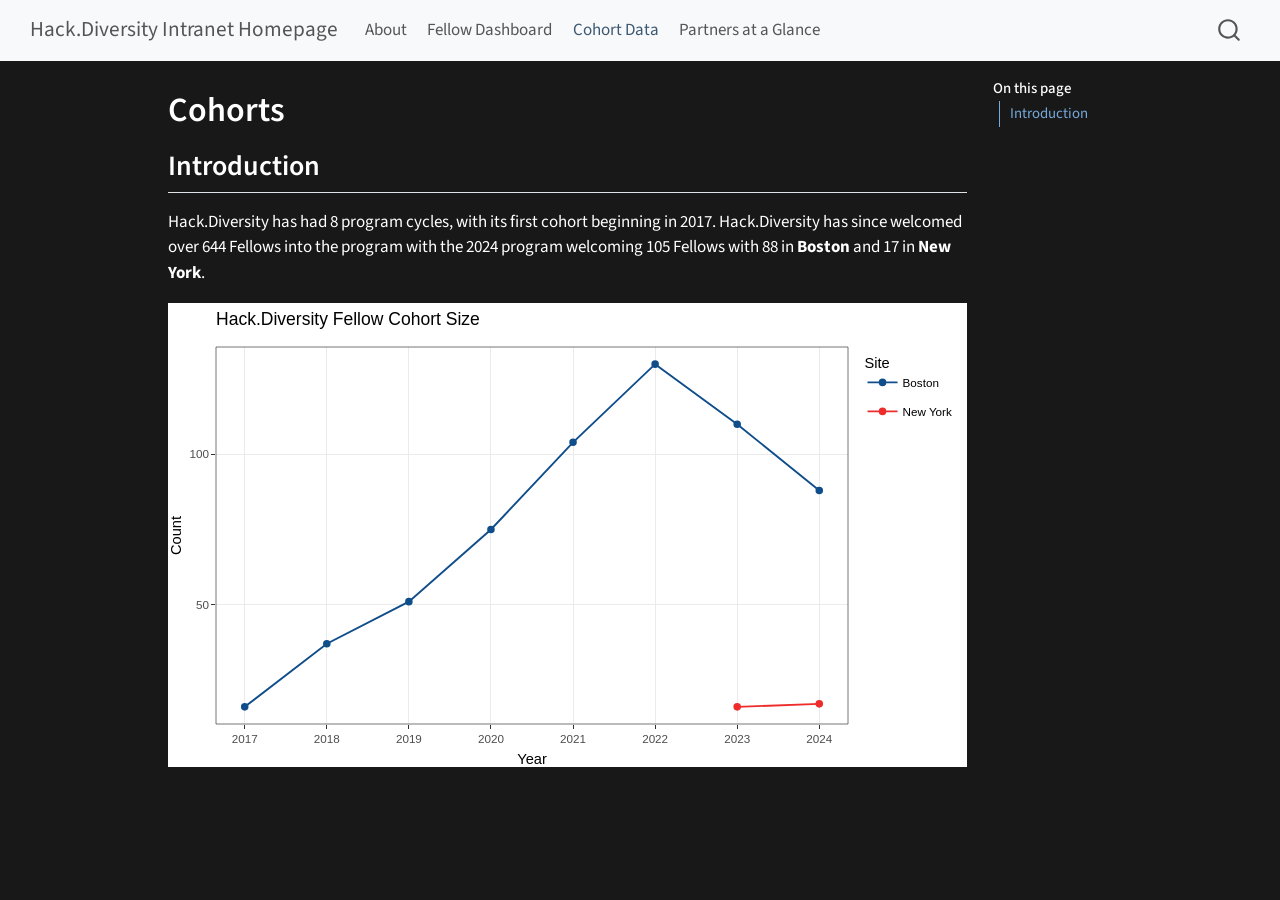
<file: cohorts.html>
<!DOCTYPE html>
<html xmlns="http://www.w3.org/1999/xhtml" lang="en" xml:lang="en"><head>

<meta charset="utf-8">
<meta name="generator" content="quarto-1.11.9">

<meta name="viewport" content="width=device-width, initial-scale=1.0, user-scalable=yes">


<title>Cohorts – Hack.Diversity Intranet Homepage</title>
<style>
/* Default styles provided by pandoc.
** See https://pandoc.org/MANUAL.html#variables-for-html for config info.
*/
span.smallcaps{font-variant: small-caps;}
div.columns{display: flex; gap: 1.5em;}
div.column{flex: auto;}
@media screen {
div.columns{gap: min(4vw, 1.5em);}
div.column{overflow-x: auto;}
}
div.hanging-indent{margin-left: 1.5em; text-indent: -1.5em;}
ul.task-list{list-style: none;}
ul.task-list li input[type="checkbox"] {
  width: 0.8em;
  margin: 0 0.8em 0.2em -1em; /* quarto-specific, see https://github.com/quarto-dev/quarto-cli/issues/4556 */ 
  vertical-align: middle;
}
</style>


<script src="site_libs/quarto-nav/quarto-nav.js"></script>
<script src="site_libs/quarto-nav/headroom.min.js"></script>
<script src="site_libs/clipboard/clipboard.min.js"></script>
<script src="site_libs/quarto-search/autocomplete.umd.js"></script>
<script src="site_libs/quarto-search/fuse.min.js"></script>
<script src="site_libs/quarto-search/quarto-search.js"></script>
<meta name="quarto:offset" content="./">
<script src="site_libs/quarto-html/quarto.js" type="module"></script>
<script src="site_libs/quarto-html/tabsets/tabsets.js" type="module"></script>
<script src="site_libs/quarto-html/scrollable-regions/scrollable-regions.js" type="module"></script>
<script src="site_libs/quarto-html/popper.min.js"></script>
<script src="site_libs/quarto-html/tippy.umd.min.js"></script>
<script src="site_libs/quarto-html/anchor.min.js"></script>
<link href="site_libs/quarto-html/tippy.css" rel="stylesheet">
<link href="site_libs/quarto-html/quarto-syntax-highlighting-dark-447e42e69aaa9833c0ba1b986f430b20.css" rel="stylesheet" id="quarto-text-highlighting-styles">
<script src="site_libs/bootstrap/bootstrap.min.js"></script>
<link href="site_libs/bootstrap/bootstrap-icons.css" rel="stylesheet">
<link href="site_libs/bootstrap/bootstrap-bb0d0c66a6e8fdeda73b6e33ce865c24.min.css" rel="stylesheet" append-hash="true" id="quarto-bootstrap" data-mode="dark">
<script id="quarto-search-options" type="application/json">{
  "location": "navbar",
  "copy-button": false,
  "collapse-after": 3,
  "panel-placement": "end",
  "type": "overlay",
  "limit": 50,
  "keyboard-shortcut": [
    "f",
    "/",
    "s"
  ],
  "show-item-context": false,
  "language": {
    "search-no-results-text": "No results",
    "search-matching-documents-text": "matching documents",
    "search-copy-link-title": "Copy link to search",
    "search-hide-matches-text": "Hide additional matches",
    "search-more-match-text": "more match in this document",
    "search-more-matches-text": "more matches in this document",
    "search-clear-button-title": "Clear",
    "search-text-placeholder": "",
    "search-detached-cancel-button-title": "Cancel",
    "search-submit-button-title": "Submit",
    "search-label": "Search"
  }
}</script>
<link href="site_libs/htmltools-fill-0.5.8.1/fill.css" rel="stylesheet">
<script src="site_libs/htmlwidgets-1.6.4/htmlwidgets.js"></script>
<script src="site_libs/plotly-binding-4.10.4/plotly.js"></script>
<script src="site_libs/typedarray-0.1/typedarray.min.js"></script>
<script src="site_libs/jquery-3.5.1/jquery.min.js"></script>
<link href="site_libs/crosstalk-1.2.1/css/crosstalk.min.css" rel="stylesheet">
<script src="site_libs/crosstalk-1.2.1/js/crosstalk.min.js"></script>
<link href="site_libs/plotly-htmlwidgets-css-2.11.1/plotly-htmlwidgets.css" rel="stylesheet">
<script src="site_libs/plotly-main-2.11.1/plotly-latest.min.js"></script>


</head>

<body class="nav-fixed quarto-light"><a id="quarto-skip-link" class="visually-hidden-focusable" href="#quarto-document-content">Skip to main content</a>

<div id="quarto-search-results"></div>
  <header id="quarto-header" class="headroom fixed-top">
    <nav class="navbar navbar-expand-lg " data-bs-theme="dark" aria-label="Site">
      <div class="navbar-container container-fluid">
      <div class="navbar-brand-container mx-auto">
    <a class="navbar-brand" href="./index.html">
    <span class="navbar-title">Hack.Diversity Intranet Homepage</span>
    </a>
  </div>
          <button class="navbar-toggler" type="button" data-bs-toggle="collapse" data-bs-target="#navbarCollapse" aria-controls="navbarCollapse" aria-expanded="false" aria-label="Toggle navigation" onclick="if (window.quartoToggleHeadroom) { window.quartoToggleHeadroom(); }">
  <span class="navbar-toggler-icon"></span>
</button>
          <div class="collapse navbar-collapse" id="navbarCollapse">
            <ul class="navbar-nav navbar-nav-scroll me-auto">
  <li class="nav-item">
    <a class="nav-link" href="./about.html"> 
<span class="menu-text">About</span></a>
  </li>  
  <li class="nav-item">
    <a class="nav-link" href="./dashboard.html"> 
<span class="menu-text">Fellow Dashboard</span></a>
  </li>  
  <li class="nav-item">
    <a class="nav-link active" href="./cohorts.html" aria-current="page"> 
<span class="menu-text">Cohort Data</span></a>
  </li>  
  <li class="nav-item">
    <a class="nav-link" href="./partners.html"> 
<span class="menu-text">Partners at a Glance</span></a>
  </li>  
</ul>
          </div> <!-- /navcollapse -->
            <div class="quarto-navbar-tools">
</div>
            <div id="quarto-search" class="" title="Search"></div>
      </div> <!-- /container-fluid -->
    </nav>
</header>
<!-- content -->
<div id="quarto-content" class="quarto-container page-columns page-rows-contents page-layout-article page-navbar">
<!-- sidebar -->
<!-- margin-sidebar -->
    <div id="quarto-margin-sidebar" class="sidebar margin-sidebar">
        <nav id="TOC" role="doc-toc" aria-labelledby="toc-title" class="toc-active">
    <h2 id="toc-title">On this page</h2>
   
  <ul>
  <li><a href="#introduction" id="toc-introduction" class="nav-link active" data-scroll-target="#introduction">Introduction</a></li>
  </ul>
</nav>
    </div>
<!-- main -->
<main class="content" id="quarto-document-content" tabindex="-1">

<header id="title-block-header" class="quarto-title-block default">
<div class="quarto-title">
<h1 class="title">Cohorts</h1>
</div>



<div class="quarto-title-meta">

    
  
    
  </div>
  


</header>


<section id="introduction" class="level2">
<h2 class="anchored" data-anchor-id="introduction">Introduction</h2>
<p>Hack.Diversity has had 8 program cycles, with its first cohort beginning in 2017. Hack.Diversity has since welcomed over 644 Fellows into the program with the 2024 program welcoming 105 Fellows with 88 in <strong>Boston</strong> and 17 in <strong>New York</strong>.</p>
<div class="cell">
<div class="cell-output-display">
<div class="plotly html-widget html-fill-item" id="htmlwidget-44d1f6c36d455a5b4700" style="width:100%;height:464px;"></div>
<script type="application/json" data-for="htmlwidget-44d1f6c36d455a5b4700">{"x":{"data":[{"x":[2017,2018,2019,2020,2021,2022,2023,2024],"y":[16,37,51,75,104,130,110,88],"text":["year: 2017<br />count:  16<br />site: Boston","year: 2018<br />count:  37<br />site: Boston","year: 2019<br />count:  51<br />site: Boston","year: 2020<br />count:  75<br />site: Boston","year: 2021<br />count: 104<br />site: Boston","year: 2022<br />count: 130<br />site: Boston","year: 2023<br />count: 110<br />site: Boston","year: 2024<br />count:  88<br />site: Boston"],"type":"scatter","mode":"markers+lines","marker":{"autocolorscale":false,"color":"rgba(16,78,139,1)","opacity":1,"size":5.6692913385826778,"symbol":"circle","line":{"width":1.8897637795275593,"color":"rgba(16,78,139,1)"}},"hoveron":"points","name":"Boston","legendgroup":"Boston","showlegend":true,"xaxis":"x","yaxis":"y","hoverinfo":"text","line":{"width":1.8897637795275593,"color":"rgba(16,78,139,1)","dash":"solid"},"frame":null},{"x":[2023,2024],"y":[16,17],"text":["year: 2023<br />count:  16<br />site: New York","year: 2024<br />count:  17<br />site: New York"],"type":"scatter","mode":"markers+lines","marker":{"autocolorscale":false,"color":"rgba(238,44,44,1)","opacity":1,"size":5.6692913385826778,"symbol":"circle","line":{"width":1.8897637795275593,"color":"rgba(238,44,44,1)"}},"hoveron":"points","name":"New York","legendgroup":"New York","showlegend":true,"xaxis":"x","yaxis":"y","hoverinfo":"text","line":{"width":1.8897637795275593,"color":"rgba(238,44,44,1)","dash":"solid"},"frame":null}],"layout":{"margin":{"t":43.762557077625573,"r":7.3059360730593621,"b":40.182648401826491,"l":43.105022831050235},"plot_bgcolor":"rgba(255,255,255,1)","paper_bgcolor":"rgba(255,255,255,1)","font":{"color":"rgba(0,0,0,1)","family":"","size":14.611872146118724},"title":{"text":"Hack.Diversity Fellow Cohort Size","font":{"color":"rgba(0,0,0,1)","family":"","size":17.534246575342465},"x":0,"xref":"paper"},"xaxis":{"domain":[0,1],"automargin":true,"type":"linear","autorange":false,"range":[2016.6500000000001,2024.3499999999999],"tickmode":"array","ticktext":["2017","2018","2019","2020","2021","2022","2023","2024"],"tickvals":[2017,2018,2019,2020,2021,2022,2023,2024],"categoryorder":"array","categoryarray":["2017","2018","2019","2020","2021","2022","2023","2024"],"nticks":null,"ticks":"outside","tickcolor":"rgba(51,51,51,1)","ticklen":3.6529680365296811,"tickwidth":0.66417600664176002,"showticklabels":true,"tickfont":{"color":"rgba(77,77,77,1)","family":"","size":11.68949771689498},"tickangle":-0,"showline":false,"linecolor":null,"linewidth":0,"showgrid":true,"gridcolor":"rgba(235,235,235,1)","gridwidth":0.66417600664176002,"zeroline":false,"anchor":"y","title":{"text":"Year","font":{"color":"rgba(0,0,0,1)","family":"","size":14.611872146118724}},"hoverformat":".2f"},"yaxis":{"domain":[0,1],"automargin":true,"type":"linear","autorange":false,"range":[10.300000000000001,135.69999999999999],"tickmode":"array","ticktext":["50","100"],"tickvals":[50,100],"categoryorder":"array","categoryarray":["50","100"],"nticks":null,"ticks":"outside","tickcolor":"rgba(51,51,51,1)","ticklen":3.6529680365296811,"tickwidth":0.66417600664176002,"showticklabels":true,"tickfont":{"color":"rgba(77,77,77,1)","family":"","size":11.68949771689498},"tickangle":-0,"showline":false,"linecolor":null,"linewidth":0,"showgrid":true,"gridcolor":"rgba(235,235,235,1)","gridwidth":0.66417600664176002,"zeroline":false,"anchor":"x","title":{"text":"Count","font":{"color":"rgba(0,0,0,1)","family":"","size":14.611872146118724}},"hoverformat":".2f"},"shapes":[{"type":"rect","fillcolor":"transparent","line":{"color":"rgba(51,51,51,1)","width":0.66417600664176002,"linetype":"solid"},"yref":"paper","xref":"paper","x0":0,"x1":1,"y0":0,"y1":1}],"showlegend":true,"legend":{"bgcolor":"rgba(255,255,255,1)","bordercolor":"transparent","borderwidth":1.8897637795275593,"font":{"color":"rgba(0,0,0,1)","family":"","size":11.68949771689498},"title":{"text":"Site","font":{"color":"rgba(0,0,0,1)","family":"","size":14.611872146118724}}},"hovermode":"closest","barmode":"relative"},"config":{"doubleClick":"reset","modeBarButtonsToAdd":["hoverclosest","hovercompare"],"showSendToCloud":false},"source":"A","attrs":{"14de2267c109":{"x":{},"y":{},"colour":{},"type":"scatter"},"14de1e8aba92":{"x":{},"y":{},"colour":{}}},"cur_data":"14de2267c109","visdat":{"14de2267c109":["function (y) ","x"],"14de1e8aba92":["function (y) ","x"]},"highlight":{"on":"plotly_click","persistent":false,"dynamic":false,"selectize":false,"opacityDim":0.20000000000000001,"selected":{"opacity":1},"debounce":0},"shinyEvents":["plotly_hover","plotly_click","plotly_selected","plotly_relayout","plotly_brushed","plotly_brushing","plotly_clickannotation","plotly_doubleclick","plotly_deselect","plotly_afterplot","plotly_sunburstclick"],"base_url":"https://plot.ly"},"evals":[],"jsHooks":[]}</script>
</div>
</div>


</section>

</main> <!-- /main -->
<script id="quarto-html-after-body" type="application/javascript">
  window.document.addEventListener("DOMContentLoaded", function (event) {
    const icon = "";
    const anchorJS = new window.AnchorJS();
    anchorJS.options = {
      placement: 'right',
      icon: icon
    };
    anchorJS.add('.anchored');
    const isCodeAnnotation = (el) => {
      for (const clz of el.classList) {
        if (clz.startsWith('code-annotation-')) {                     
          return true;
        }
      }
      return false;
    }
    const onCopySuccess = function(e) {
      // button target
      const button = e.trigger;
      // don't keep focus
      button.blur();
      // flash "checked"
      button.classList.add('code-copy-button-checked');
      var currentTitle = button.getAttribute("title");
      button.setAttribute("title", "Copied!");
      let tooltip;
      if (window.bootstrap) {
        button.setAttribute("data-bs-toggle", "tooltip");
        button.setAttribute("data-bs-placement", "left");
        button.setAttribute("data-bs-title", "Copied!");
        tooltip = new bootstrap.Tooltip(button, 
          { trigger: "manual", 
            customClass: "code-copy-button-tooltip",
            offset: [0, -8]});
        tooltip.show();    
      }
      setTimeout(function() {
        if (tooltip) {
          tooltip.hide();
          button.removeAttribute("data-bs-title");
          button.removeAttribute("data-bs-toggle");
          button.removeAttribute("data-bs-placement");
        }
        button.setAttribute("title", currentTitle);
        button.classList.remove('code-copy-button-checked');
      }, 1000);
      // clear code selection
      e.clearSelection();
    }
    const getTextToCopy = function(trigger) {
      const outerScaffold = trigger.parentElement.cloneNode(true);
      const codeEl = outerScaffold.querySelector('code');
      for (const childEl of codeEl.children) {
        if (isCodeAnnotation(childEl)) {
          childEl.remove();
        }
      }
      return codeEl.innerText;
    }
    const clipboard = new window.ClipboardJS('.code-copy-button:not([data-in-quarto-modal])', {
      text: getTextToCopy
    });
    clipboard.on('success', onCopySuccess);
    if (window.document.getElementById('quarto-embedded-source-code-modal')) {
      const clipboardModal = new window.ClipboardJS('.code-copy-button[data-in-quarto-modal]', {
        text: getTextToCopy,
        container: window.document.getElementById('quarto-embedded-source-code-modal')
      });
      clipboardModal.on('success', onCopySuccess);
    }
      var localhostRegex = new RegExp(/^(?:http|https):\/\/localhost\:?[0-9]*\//);
      var mailtoRegex = new RegExp(/^mailto:/);
        var filterRegex = new RegExp("https:\/\/apez-data-hack\.github\.io\/fellow-dashboard\/");
      var isInternal = (href) => {
          return filterRegex.test(href) || localhostRegex.test(href) || mailtoRegex.test(href);
      }
      // Inspect non-navigation links and adorn them if external
      window.quartoDecorateExternalLinks = function (root) {
     var links = (root || window.document).querySelectorAll('a[href]:not(.nav-link):not(.navbar-brand):not(.toc-action):not(.sidebar-link):not(.sidebar-item-toggle):not(.pagination-link):not(.no-external):not([aria-hidden]):not(.dropdown-item):not(.quarto-navigation-tool):not(.about-link)');
      for (var i=0; i<links.length; i++) {
        const link = links[i];
        if (!isInternal(link.href)) {
          // undo the damage that might have been done by quarto-nav.js in the case of
          // links that we want to consider external
          if (link.dataset.originalHref !== undefined) {
            link.href = link.dataset.originalHref;
          }
          if (!link.classList.contains('no-external-icon')) {
          }
        }
      }
      };
      window.quartoDecorateExternalLinks(window.document);
    // Esc closes the popup (WCAG 1.4.13) and focus leaving both trigger and
    // popup closes it (WCAG 2.4.11); tippy handles neither for interactive popups.
    const hideOnEscAndFocusOut = {
      name: 'hideOnEscAndFocusOut',
      defaultValue: true,
      fn(instance) {
        const dismiss = () => {
          // A show scheduled by the trigger delay would otherwise reopen it
          instance.clearDelayTimeouts();
          instance.hide();
        };
        const onKeyDown = (event) => {
          if (event.key !== 'Escape') {
            return;
          }
          // Keep Esc from also reaching page handlers (e.g. reveal.js overview),
          // except an open reveal.js slide menu, which Esc should close too.
          // The menu handles keys only when its keyboard option is on.
          const menuHandlesEsc = window.Reveal?.getPlugin?.('menu')?.isOpen() &&
            window.Reveal.getConfig().menu?.keyboard !== false;
          if (!menuHandlesEsc) {
            event.stopPropagation();
          }
          if (instance.popper.contains(window.document.activeElement)) {
            // Disabled while refocusing so the focus trigger does not reopen it
            instance.disable();
            instance.reference.focus();
            instance.enable();
          }
          dismiss();
        };
        const onFocusOut = (event) => {
          const target = event.relatedTarget;
          if (target && !instance.reference.contains(target) &&
              !instance.popper.contains(target)) {
            dismiss();
          }
        };
        // On the trigger too: a click trigger (code-annotations: select) has no
        // blur handling. Attached for the instance's lifetime so leaving the
        // trigger also cancels a show still pending on the trigger delay.
        instance.reference.addEventListener('focusout', onFocusOut);
        return {
          onShow() {
            window.document.addEventListener('keydown', onKeyDown, true);
            instance.popper.addEventListener('focusout', onFocusOut);
          },
          onHide() {
            window.document.removeEventListener('keydown', onKeyDown, true);
            instance.popper.removeEventListener('focusout', onFocusOut);
          },
          onDestroy() {
            instance.reference.removeEventListener('focusout', onFocusOut);
          },
        };
      },
    };
    function tippyHover(el, contentFn, onTriggerFn, onUntriggerFn) {
      const config = {
        allowHTML: true,
        maxWidth: 500,
        delay: 100,
        arrow: false,
        appendTo: function(el) {
            return el.parentElement;
        },
        interactive: true,
        interactiveBorder: 10,
        theme: 'quarto',
        placement: 'bottom-start',
        plugins: [hideOnEscAndFocusOut],
      };
      if (contentFn) {
        config.content = contentFn;
      }
      if (onTriggerFn) {
        config.onTrigger = onTriggerFn;
      }
      if (onUntriggerFn) {
        config.onUntrigger = onUntriggerFn;
      }
      window.tippy(el, config); 
    }
    const noterefs = window.document.querySelectorAll('a[role="doc-noteref"]');
    for (var i=0; i<noterefs.length; i++) {
      const ref = noterefs[i];
      tippyHover(ref, function() {
        // use id or data attribute instead here
        let href = ref.getAttribute('data-footnote-href') || ref.getAttribute('href');
        try { href = new URL(href).hash; } catch {}
        const id = href.replace(/^#\/?/, "");
        const note = window.document.getElementById(id);
        if (note) {
          return note.innerHTML;
        } else {
          return "";
        }
      });
    }
    const xrefs = window.document.querySelectorAll('a.quarto-xref');
    const processXRef = (id, note) => {
      // Strip column container classes
      const stripColumnClz = (el) => {
        el.classList.remove("page-full", "page-columns");
        if (el.children) {
          for (const child of el.children) {
            stripColumnClz(child);
          }
        }
      }
      stripColumnClz(note)
      if (id === null || id.startsWith('sec-')) {
        // Special case sections, only their first couple elements
        const container = document.createElement("div");
        if (note.children && note.children.length > 2) {
          container.appendChild(note.children[0].cloneNode(true));
          for (let i = 1; i < note.children.length; i++) {
            const child = note.children[i];
            if (child.tagName === "P" && child.innerText === "") {
              continue;
            } else {
              container.appendChild(child.cloneNode(true));
              break;
            }
          }
          if (window.Quarto?.typesetMath) {
            window.Quarto.typesetMath(container);
          }
          return container.innerHTML
        } else {
          if (window.Quarto?.typesetMath) {
            window.Quarto.typesetMath(note);
          }
          return note.innerHTML;
        }
      } else {
        // Remove any anchor links if they are present
        const anchorLink = note.querySelector('a.anchorjs-link');
        if (anchorLink) {
          anchorLink.remove();
        }
        if (window.Quarto?.typesetMath) {
          window.Quarto.typesetMath(note);
        }
        if (note.classList.contains("callout")) {
          return note.outerHTML;
        } else {
          return note.innerHTML;
        }
      }
    }
    for (var i=0; i<xrefs.length; i++) {
      const xref = xrefs[i];
      tippyHover(xref, undefined, function(instance) {
        instance.disable();
        let url = xref.getAttribute('href');
        let hash = undefined; 
        if (url.startsWith('#')) {
          hash = url;
        } else {
          try { hash = new URL(url).hash; } catch {}
        }
        if (hash) {
          const id = hash.replace(/^#\/?/, "");
          const note = window.document.getElementById(id);
          if (note !== null) {
            try {
              const html = processXRef(id, note.cloneNode(true));
              instance.setContent(html);
            } finally {
              instance.enable();
              instance.show();
            }
          } else {
            // See if we can fetch this
            fetch(url.split('#')[0])
            .then(res => res.text())
            .then(html => {
              const parser = new DOMParser();
              const htmlDoc = parser.parseFromString(html, "text/html");
              const note = htmlDoc.getElementById(id);
              if (note !== null) {
                const html = processXRef(id, note);
                instance.setContent(html);
              } 
            }).finally(() => {
              instance.enable();
              instance.show();
            });
          }
        } else {
          // See if we can fetch a full url (with no hash to target)
          // This is a special case and we should probably do some content thinning / targeting
          fetch(url)
          .then(res => res.text())
          .then(html => {
            const parser = new DOMParser();
            const htmlDoc = parser.parseFromString(html, "text/html");
            const note = htmlDoc.querySelector('main.content');
            if (note !== null) {
              // This should only happen for chapter cross references
              // (since there is no id in the URL)
              // remove the first header
              if (note.children.length > 0 && note.children[0].tagName === "HEADER") {
                note.children[0].remove();
              }
              const html = processXRef(null, note);
              instance.setContent(html);
            } 
          }).finally(() => {
            instance.enable();
            instance.show();
          });
        }
      }, function(instance) {
      });
    }
        let selectedAnnoteEl;
        const selectorForAnnotation = ( cell, annotation) => {
          let cellAttr = 'data-code-cell="' + cell + '"';
          let lineAttr = 'data-code-annotation="' +  annotation + '"';
          const selector = 'span[' + cellAttr + '][' + lineAttr + ']';
          return selector;
        }
        const selectCodeLines = (annoteEl) => {
          const doc = window.document;
          const targetCell = annoteEl.getAttribute("data-target-cell");
          const targetAnnotation = annoteEl.getAttribute("data-target-annotation");
          const annoteSpan = window.document.querySelector(selectorForAnnotation(targetCell, targetAnnotation));
          const lines = annoteSpan.getAttribute("data-code-lines").split(",");
          const lineIds = lines.map((line) => {
            return targetCell + "-" + line;
          })
          // Each band is positioned against its own containing block, which is
          // not the offsetParent of the lines, so place it from client rects.
          const placeBand = (band, firstEl, lastEl, codeBlock) => {
            const container = band.offsetParent;
            if (container === null) {
              return;
            }
            const containerRect = container.getBoundingClientRect();
            // Reveal.js scales slides with a transform, so convert client
            // pixels back to the CSS pixels of the container.
            const scale = containerRect.height / container.offsetHeight || 1;
            const firstRect = firstEl.getBoundingClientRect();
            const lastRect = lastEl.getBoundingClientRect();
            const top = (firstRect.top - containerRect.top) / scale - container.clientTop + container.scrollTop;
            const height = (lastRect.bottom - firstRect.top) / scale;
            band.style.top = top - 2 + "px";
            band.style.height = height + 4 + "px";
            if (codeBlock) {
              // Without the copy button wrapper, the containing block is wider
              // than the code block, so span the code block explicitly.
              const blockRect = codeBlock.getBoundingClientRect();
              band.style.left = (blockRect.left - containerRect.left) / scale - container.clientLeft + container.scrollLeft + "px";
              band.style.width = blockRect.width / scale + "px";
            }
          };
          if (lineIds.length > 0) {
            const el = window.document.getElementById(lineIds[0]);
            const lastEl = window.document.getElementById(lineIds[lineIds.length - 1]);
            const parent = el.parentElement.parentElement;
            // cook up a div (if necessary) and position it
            let div = window.document.getElementById("code-annotation-line-highlight");
            if (div === null) {
              div = window.document.createElement("div");
              div.setAttribute("id", "code-annotation-line-highlight");
              div.style.position = 'absolute';
              parent.appendChild(div);
            }
            placeBand(div, el, lastEl, parent.closest("div.sourceCode") || parent);
            let gutterDiv = window.document.getElementById("code-annotation-line-highlight-gutter");
            if (gutterDiv === null) {
              gutterDiv = window.document.createElement("div");
              gutterDiv.setAttribute("id", "code-annotation-line-highlight-gutter");
              gutterDiv.style.position = 'absolute';
              const codeCell = window.document.getElementById(targetCell);
              const gutter = codeCell.querySelector('.code-annotation-gutter');
              gutter.appendChild(gutterDiv);
            }
            placeBand(gutterDiv, el, lastEl);
            selectedAnnoteEl = annoteEl;
          }
        };
        const unselectCodeLines = () => {
          const elementsIds = ["code-annotation-line-highlight", "code-annotation-line-highlight-gutter"];
          elementsIds.forEach((elId) => {
            const div = window.document.getElementById(elId);
            if (div) {
              div.remove();
            }
          });
          selectedAnnoteEl = undefined;
        };
          // Handle positioning of the toggle
      window.addEventListener(
        "resize",
        throttle(() => {
          elRect = undefined;
          if (selectedAnnoteEl) {
            selectCodeLines(selectedAnnoteEl);
          }
        }, 10)
      );
      function throttle(fn, ms) {
      let throttle = false;
      let timer;
        return (...args) => {
          if(!throttle) { // first call gets through
              fn.apply(this, args);
              throttle = true;
          } else { // all the others get throttled
              if(timer) clearTimeout(timer); // cancel #2
              timer = setTimeout(() => {
                fn.apply(this, args);
                timer = throttle = false;
              }, ms);
          }
        };
      }
        // Attach click handler to the DT
        const annoteDls = window.document.querySelectorAll('dt[data-target-cell]');
        for (const annoteDlNode of annoteDls) {
          annoteDlNode.addEventListener('click', (event) => {
            const clickedEl = event.target;
            if (clickedEl !== selectedAnnoteEl) {
              unselectCodeLines();
              const activeEl = window.document.querySelector('dt[data-target-cell].code-annotation-active');
              if (activeEl) {
                activeEl.classList.remove('code-annotation-active');
              }
              selectCodeLines(clickedEl);
              clickedEl.classList.add('code-annotation-active');
            } else {
              // Unselect the line
              unselectCodeLines();
              clickedEl.classList.remove('code-annotation-active');
            }
          });
        }
    const findCites = (el) => {
      const parentEl = el.parentElement;
      if (parentEl) {
        const cites = parentEl.dataset.cites;
        if (cites) {
          return {
            el,
            cites: cites.split(' ')
          };
        } else {
          return findCites(el.parentElement)
        }
      } else {
        return undefined;
      }
    };
    var bibliorefs = window.document.querySelectorAll('a[role="doc-biblioref"]');
    for (var i=0; i<bibliorefs.length; i++) {
      const ref = bibliorefs[i];
      const citeInfo = findCites(ref);
      if (citeInfo) {
        tippyHover(citeInfo.el, function() {
          var popup = window.document.createElement('div');
          citeInfo.cites.forEach(function(cite) {
            var citeDiv = window.document.createElement('div');
            citeDiv.classList.add('hanging-indent');
            citeDiv.classList.add('csl-entry');
            var biblioDiv = window.document.getElementById('ref-' + cite);
            if (biblioDiv) {
              citeDiv.innerHTML = biblioDiv.innerHTML;
            }
            popup.appendChild(citeDiv);
          });
          return popup.innerHTML;
        });
      }
    }
  });
  </script>
  <script type="application/javascript">
  window.quartoScrollableRegionsLabels = {"code":"Scrollable code","output":"Scrollable output"};
  </script>
</div> <!-- /content -->




</body></html>
</file>
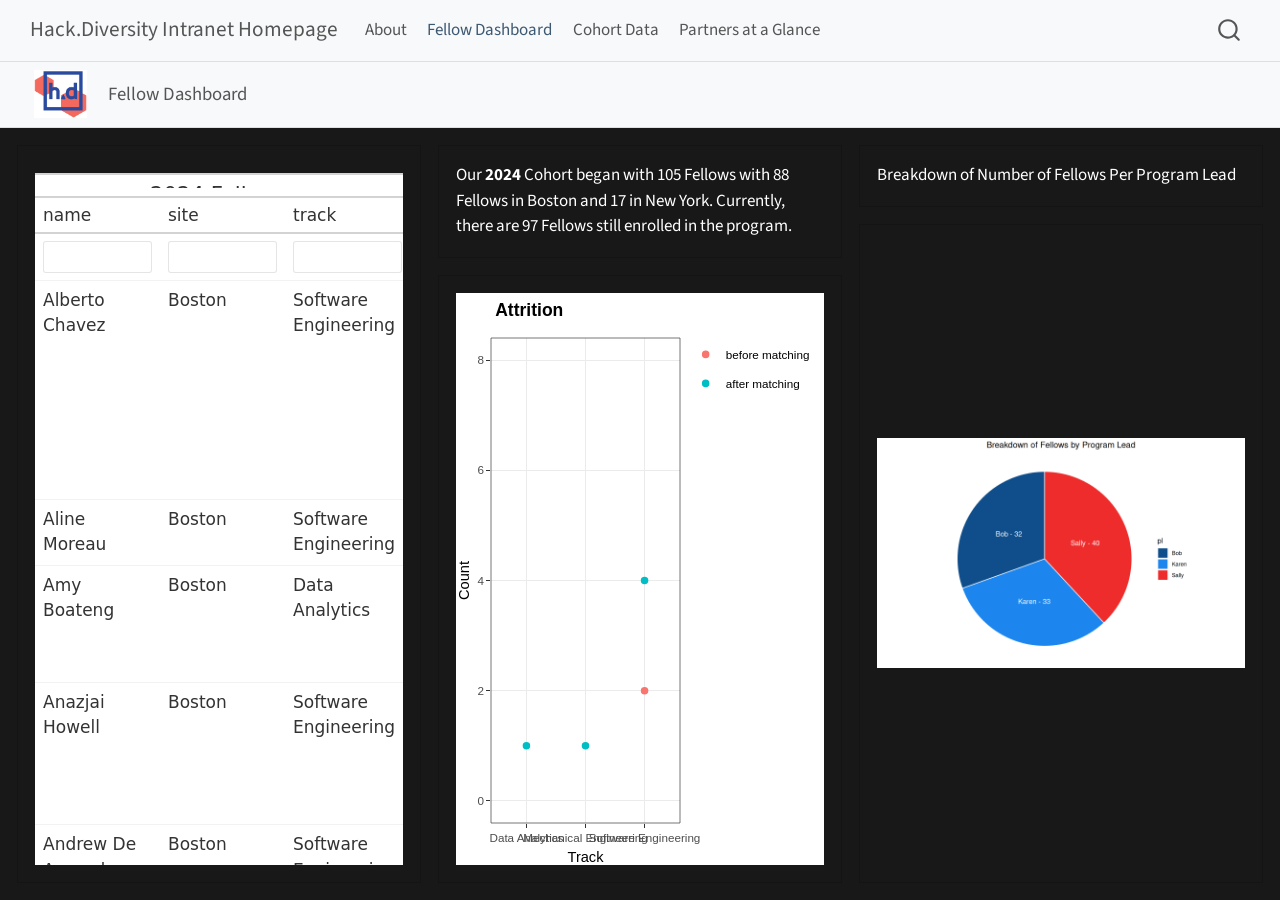
<file: dashboard.html>
<!DOCTYPE html>
<html xmlns="http://www.w3.org/1999/xhtml" lang="en" xml:lang="en"><head>

<meta charset="utf-8">
<meta name="generator" content="quarto-1.11.9">

<meta name="viewport" content="width=device-width, initial-scale=1.0, user-scalable=yes">


<title>Fellow Dashboard – Hack.Diversity Intranet Homepage</title>
<style>
/* Default styles provided by pandoc.
** See https://pandoc.org/MANUAL.html#variables-for-html for config info.
*/
span.smallcaps{font-variant: small-caps;}
div.columns{display: flex; gap: 1.5em;}
div.column{flex: auto;}
@media screen {
div.columns{gap: min(4vw, 1.5em);}
div.column{overflow-x: auto;}
}
div.hanging-indent{margin-left: 1.5em; text-indent: -1.5em;}
ul.task-list{list-style: none;}
ul.task-list li input[type="checkbox"] {
  width: 0.8em;
  margin: 0 0.8em 0.2em -1em; /* quarto-specific, see https://github.com/quarto-dev/quarto-cli/issues/4556 */ 
  vertical-align: middle;
}
</style>


<script src="site_libs/quarto-nav/quarto-nav.js"></script>
<script src="site_libs/quarto-nav/headroom.min.js"></script>
<script src="site_libs/clipboard/clipboard.min.js"></script>
<script src="site_libs/quarto-search/autocomplete.umd.js"></script>
<script src="site_libs/quarto-search/fuse.min.js"></script>
<script src="site_libs/quarto-search/quarto-search.js"></script>
<meta name="quarto:offset" content="./">
<script src="site_libs/quarto-html/quarto.js" type="module"></script>
<script src="site_libs/quarto-html/tabsets/tabsets.js" type="module"></script>
<script src="site_libs/quarto-html/scrollable-regions/scrollable-regions.js" type="module"></script>
<script src="site_libs/quarto-html/popper.min.js"></script>
<script src="site_libs/quarto-html/tippy.umd.min.js"></script>
<script src="site_libs/quarto-html/anchor.min.js"></script>
<link href="site_libs/quarto-html/tippy.css" rel="stylesheet">
<link href="site_libs/quarto-html/quarto-syntax-highlighting-63b5708e65d6cd79cd7618c58d0c21e7.css" rel="stylesheet" class="quarto-color-scheme" id="quarto-text-highlighting-styles">
<link href="site_libs/quarto-html/quarto-syntax-highlighting-dark-447e42e69aaa9833c0ba1b986f430b20.css" rel="stylesheet" class="quarto-color-scheme quarto-color-alternate" id="quarto-text-highlighting-styles">
<link href="site_libs/quarto-html/quarto-syntax-highlighting-63b5708e65d6cd79cd7618c58d0c21e7.css" rel="stylesheet" class="quarto-color-scheme-extra" id="quarto-text-highlighting-styles">
<script src="site_libs/bootstrap/bootstrap.min.js"></script>
<link href="site_libs/bootstrap/bootstrap-icons.css" rel="stylesheet">
<link href="site_libs/bootstrap/bootstrap-bb0d0c66a6e8fdeda73b6e33ce865c24.min.css" rel="stylesheet" append-hash="true" class="quarto-color-scheme" id="quarto-bootstrap" data-mode="dark">
<link href="site_libs/bootstrap/bootstrap-dark-bb0d0c66a6e8fdeda73b6e33ce865c24.min.css" rel="stylesheet" append-hash="true" class="quarto-color-scheme quarto-color-alternate" id="quarto-bootstrap" data-mode="dark">
<link href="site_libs/bootstrap/bootstrap-bb0d0c66a6e8fdeda73b6e33ce865c24.min.css" rel="stylesheet" append-hash="true" class="quarto-color-scheme-extra" id="quarto-bootstrap" data-mode="dark">
<script src="site_libs/quarto-dashboard/quarto-dashboard.js"></script>
<script src="site_libs/quarto-dashboard/stickythead.js"></script>



<script src="site_libs/quarto-dashboard/web-components.js" type="module"></script>
<script src="site_libs/quarto-dashboard/components.js"></script>

<script id="quarto-search-options" type="application/json">{
  "location": "navbar",
  "copy-button": false,
  "collapse-after": 3,
  "panel-placement": "end",
  "type": "overlay",
  "limit": 50,
  "keyboard-shortcut": [
    "f",
    "/",
    "s"
  ],
  "show-item-context": false,
  "language": {
    "search-no-results-text": "No results",
    "search-matching-documents-text": "matching documents",
    "search-copy-link-title": "Copy link to search",
    "search-hide-matches-text": "Hide additional matches",
    "search-more-match-text": "more match in this document",
    "search-more-matches-text": "more matches in this document",
    "search-clear-button-title": "Clear",
    "search-text-placeholder": "",
    "search-detached-cancel-button-title": "Cancel",
    "search-submit-button-title": "Submit",
    "search-label": "Search"
  }
}</script>
<script src="site_libs/core-js-2.5.3/shim.min.js"></script>
<script src="site_libs/react-18.2.0/react.min.js"></script>
<script src="site_libs/react-18.2.0/react-dom.min.js"></script>
<script src="site_libs/reactwidget-2.0.0/react-tools.umd.cjs"></script>
<script src="site_libs/htmlwidgets-1.6.4/htmlwidgets.js"></script>
<link href="site_libs/reactable-0.4.4/reactable.css" rel="stylesheet">
<script src="site_libs/reactable-binding-0.4.4/reactable.js"></script>
<link href="site_libs/htmltools-fill-0.5.8.1/fill.css" rel="stylesheet">
<script src="site_libs/plotly-binding-4.10.4/plotly.js"></script>
<script src="site_libs/typedarray-0.1/typedarray.min.js"></script>
<script src="site_libs/jquery-3.5.1/jquery.min.js"></script>
<link href="site_libs/crosstalk-1.2.1/css/crosstalk.min.css" rel="stylesheet">
<script src="site_libs/crosstalk-1.2.1/js/crosstalk.min.js"></script>
<link href="site_libs/plotly-htmlwidgets-css-2.11.1/plotly-htmlwidgets.css" rel="stylesheet">
<script src="site_libs/plotly-main-2.11.1/plotly-latest.min.js"></script>


</head>

<body class="quarto-dashboard nav-fixed dashboard-fill fullcontent quarto-light"><a id="quarto-skip-link" class="visually-hidden-focusable" href="#quarto-content">Skip to main content</a>


<div id="quarto-search-results"></div>
  <header id="quarto-header" class="headroom fixed-top">
    <nav class="navbar navbar-expand-lg " data-bs-theme="dark" aria-label="Site">
      <div class="navbar-container container-fluid">
      <div class="navbar-brand-container mx-auto">
    <a class="navbar-brand" href="./index.html">
    <span class="navbar-title">Hack.Diversity Intranet Homepage</span>
    </a>
  </div>
          <button class="navbar-toggler" type="button" data-bs-toggle="collapse" data-bs-target="#navbarCollapse" aria-controls="navbarCollapse" aria-expanded="false" aria-label="Toggle navigation" onclick="if (window.quartoToggleHeadroom) { window.quartoToggleHeadroom(); }">
  <span class="navbar-toggler-icon"></span>
</button>
          <div class="collapse navbar-collapse" id="navbarCollapse">
            <ul class="navbar-nav navbar-nav-scroll me-auto">
  <li class="nav-item">
    <a class="nav-link" href="./about.html"> 
<span class="menu-text">About</span></a>
  </li>  
  <li class="nav-item">
    <a class="nav-link active" href="./dashboard.html" aria-current="page"> 
<span class="menu-text">Fellow Dashboard</span></a>
  </li>  
  <li class="nav-item">
    <a class="nav-link" href="./cohorts.html"> 
<span class="menu-text">Cohort Data</span></a>
  </li>  
  <li class="nav-item">
    <a class="nav-link" href="./partners.html"> 
<span class="menu-text">Partners at a Glance</span></a>
  </li>  
</ul>
          </div> <!-- /navcollapse -->
            <div class="quarto-navbar-tools">
</div>
            <div id="quarto-search" class="" title="Search"></div>
      </div> <!-- /container-fluid -->
    </nav>
<header id="quarto-dashboard-header">
<nav class="navbar navbar-expand-md slim" data-bs-theme="dark">
  <div class="navbar-container container-fluid">
    <button class="navbar-toggler hidden" type="button" data-bs-toggle="collapse" data-bs-target="#dashboard-collapse" aria-controls="dashboard-collapse" aria-expanded="false" aria-label="Toggle navigation">
      <span class="navbar-toggler-icon"></span>
    </button>    


    <div class="navbar-brand-container">
    <a href="#"><img src="images/logo.png" alt="" class="navbar-logo light-content d-inline-block"></a>
    <a href="#"><img src="images/logo.png" alt="" class="navbar-logo dark-content d-inline-block"></a>
      <div class="navbar-title">
        <div class="navbar-title-text"><a href="#">Fellow Dashboard</a></div>
        
        
      </div>
    </div>
</div>
</nav>
</header></header>
<!-- content -->
<div id="quarto-content" class="quarto-container page-layout-custom page-navbar quarto-dashboard-content bslib-gap-spacing html-fill-container bslib-page-fill" tabindex="-1" role="main">
<!-- sidebar -->
<!-- margin-sidebar -->
<!-- main -->

<div class="bslib-grid-item html-fill-item bslib-grid" data-layout="fill" style="display: grid; grid-template-columns: minmax(3em, 1fr) minmax(3em, 1fr) minmax(3em, 1fr);
grid-auto-rows: minmax(0, 1fr);">
<div class="bslib-grid" style="display: grid; grid-template-rows: minmax(3em, 1fr); grid-auto-columns: minmax(0, 1fr);">
<div class="card cell bslib-card html-fill-container" data-bslib-card-init="" data-require-bs-caller="card()" data-full-screen="false">
<div class="card-body html-fill-item html-fill-container">
<div class="cell-output-display html-fill-item html-fill-container">
<div id="meuqszfuys" class=".gt_table html-fill-item html-fill-container" style="padding-left:0px;padding-right:0px;padding-top:10px;padding-bottom:10px;overflow-x:auto;overflow-y:auto;width:auto;height:auto;">
<style>#meuqszfuys table {
  font-family: system-ui, 'Segoe UI', Roboto, Helvetica, Arial, sans-serif, 'Apple Color Emoji', 'Segoe UI Emoji', 'Segoe UI Symbol', 'Noto Color Emoji';
  -webkit-font-smoothing: antialiased;
  -moz-osx-font-smoothing: grayscale;
}

#meuqszfuys thead, #meuqszfuys tbody, #meuqszfuys tfoot, #meuqszfuys tr, #meuqszfuys td, #meuqszfuys th {
  border-style: none;
}

#meuqszfuys p {
  margin: 0;
  padding: 0;
}

#meuqszfuys .gt_table {
  display: table;
  border-collapse: collapse;
  line-height: normal;
  margin-left: auto;
  margin-right: auto;
  color: #333333;
  font-size: 16px;
  font-weight: normal;
  font-style: normal;
  background-color: #FFFFFF;
  width: auto;
  border-top-style: solid;
  border-top-width: 2px;
  border-top-color: #A8A8A8;
  border-right-style: none;
  border-right-width: 2px;
  border-right-color: #D3D3D3;
  border-bottom-style: solid;
  border-bottom-width: 2px;
  border-bottom-color: #A8A8A8;
  border-left-style: none;
  border-left-width: 2px;
  border-left-color: #D3D3D3;
}

#meuqszfuys .gt_caption {
  padding-top: 4px;
  padding-bottom: 4px;
}

#meuqszfuys .gt_title {
  color: #333333;
  font-size: 125%;
  font-weight: initial;
  padding-top: 4px;
  padding-bottom: 4px;
  padding-left: 5px;
  padding-right: 5px;
  border-bottom-color: #FFFFFF;
  border-bottom-width: 0;
}

#meuqszfuys .gt_subtitle {
  color: #333333;
  font-size: 85%;
  font-weight: initial;
  padding-top: 3px;
  padding-bottom: 5px;
  padding-left: 5px;
  padding-right: 5px;
  border-top-color: #FFFFFF;
  border-top-width: 0;
}

#meuqszfuys .gt_heading {
  background-color: #FFFFFF;
  text-align: center;
  border-bottom-color: #FFFFFF;
  border-left-style: none;
  border-left-width: 1px;
  border-left-color: #D3D3D3;
  border-right-style: none;
  border-right-width: 1px;
  border-right-color: #D3D3D3;
}

#meuqszfuys .gt_bottom_border {
  border-bottom-style: solid;
  border-bottom-width: 2px;
  border-bottom-color: #D3D3D3;
}

#meuqszfuys .gt_col_headings {
  border-top-style: solid;
  border-top-width: 2px;
  border-top-color: #D3D3D3;
  border-bottom-style: solid;
  border-bottom-width: 2px;
  border-bottom-color: #D3D3D3;
  border-left-style: none;
  border-left-width: 1px;
  border-left-color: #D3D3D3;
  border-right-style: none;
  border-right-width: 1px;
  border-right-color: #D3D3D3;
}

#meuqszfuys .gt_col_heading {
  color: #333333;
  background-color: #FFFFFF;
  font-size: 100%;
  font-weight: normal;
  text-transform: inherit;
  border-left-style: none;
  border-left-width: 1px;
  border-left-color: #D3D3D3;
  border-right-style: none;
  border-right-width: 1px;
  border-right-color: #D3D3D3;
  vertical-align: bottom;
  padding-top: 5px;
  padding-bottom: 6px;
  padding-left: 5px;
  padding-right: 5px;
  overflow-x: hidden;
}

#meuqszfuys .gt_column_spanner_outer {
  color: #333333;
  background-color: #FFFFFF;
  font-size: 100%;
  font-weight: normal;
  text-transform: inherit;
  padding-top: 0;
  padding-bottom: 0;
  padding-left: 4px;
  padding-right: 4px;
}

#meuqszfuys .gt_column_spanner_outer:first-child {
  padding-left: 0;
}

#meuqszfuys .gt_column_spanner_outer:last-child {
  padding-right: 0;
}

#meuqszfuys .gt_column_spanner {
  border-bottom-style: solid;
  border-bottom-width: 2px;
  border-bottom-color: #D3D3D3;
  vertical-align: bottom;
  padding-top: 5px;
  padding-bottom: 5px;
  overflow-x: hidden;
  display: inline-block;
  width: 100%;
}

#meuqszfuys .gt_spanner_row {
  border-bottom-style: hidden;
}

#meuqszfuys .gt_group_heading {
  padding-top: 8px;
  padding-bottom: 8px;
  padding-left: 5px;
  padding-right: 5px;
  color: #333333;
  background-color: #FFFFFF;
  font-size: 100%;
  font-weight: initial;
  text-transform: inherit;
  border-top-style: solid;
  border-top-width: 2px;
  border-top-color: #D3D3D3;
  border-bottom-style: solid;
  border-bottom-width: 2px;
  border-bottom-color: #D3D3D3;
  border-left-style: none;
  border-left-width: 1px;
  border-left-color: #D3D3D3;
  border-right-style: none;
  border-right-width: 1px;
  border-right-color: #D3D3D3;
  vertical-align: middle;
  text-align: left;
}

#meuqszfuys .gt_empty_group_heading {
  padding: 0.5px;
  color: #333333;
  background-color: #FFFFFF;
  font-size: 100%;
  font-weight: initial;
  border-top-style: solid;
  border-top-width: 2px;
  border-top-color: #D3D3D3;
  border-bottom-style: solid;
  border-bottom-width: 2px;
  border-bottom-color: #D3D3D3;
  vertical-align: middle;
}

#meuqszfuys .gt_from_md > :first-child {
  margin-top: 0;
}

#meuqszfuys .gt_from_md > :last-child {
  margin-bottom: 0;
}

#meuqszfuys .gt_row {
  padding-top: 8px;
  padding-bottom: 8px;
  padding-left: 5px;
  padding-right: 5px;
  margin: 10px;
  border-top-style: solid;
  border-top-width: 1px;
  border-top-color: #D3D3D3;
  border-left-style: none;
  border-left-width: 1px;
  border-left-color: #D3D3D3;
  border-right-style: none;
  border-right-width: 1px;
  border-right-color: #D3D3D3;
  vertical-align: middle;
  overflow-x: hidden;
}

#meuqszfuys .gt_stub {
  color: #333333;
  background-color: #FFFFFF;
  font-size: 100%;
  font-weight: initial;
  text-transform: inherit;
  border-right-style: solid;
  border-right-width: 2px;
  border-right-color: #D3D3D3;
  padding-left: 5px;
  padding-right: 5px;
}

#meuqszfuys .gt_stub_row_group {
  color: #333333;
  background-color: #FFFFFF;
  font-size: 100%;
  font-weight: initial;
  text-transform: inherit;
  border-right-style: solid;
  border-right-width: 2px;
  border-right-color: #D3D3D3;
  padding-left: 5px;
  padding-right: 5px;
  vertical-align: top;
}

#meuqszfuys .gt_row_group_first td {
  border-top-width: 2px;
}

#meuqszfuys .gt_row_group_first th {
  border-top-width: 2px;
}

#meuqszfuys .gt_summary_row {
  color: #333333;
  background-color: #FFFFFF;
  text-transform: inherit;
  padding-top: 8px;
  padding-bottom: 8px;
  padding-left: 5px;
  padding-right: 5px;
}

#meuqszfuys .gt_first_summary_row {
  border-top-style: solid;
  border-top-color: #D3D3D3;
}

#meuqszfuys .gt_first_summary_row.thick {
  border-top-width: 2px;
}

#meuqszfuys .gt_last_summary_row {
  padding-top: 8px;
  padding-bottom: 8px;
  padding-left: 5px;
  padding-right: 5px;
  border-bottom-style: solid;
  border-bottom-width: 2px;
  border-bottom-color: #D3D3D3;
}

#meuqszfuys .gt_grand_summary_row {
  color: #333333;
  background-color: #FFFFFF;
  text-transform: inherit;
  padding-top: 8px;
  padding-bottom: 8px;
  padding-left: 5px;
  padding-right: 5px;
}

#meuqszfuys .gt_first_grand_summary_row {
  padding-top: 8px;
  padding-bottom: 8px;
  padding-left: 5px;
  padding-right: 5px;
  border-top-style: double;
  border-top-width: 6px;
  border-top-color: #D3D3D3;
}

#meuqszfuys .gt_last_grand_summary_row_top {
  padding-top: 8px;
  padding-bottom: 8px;
  padding-left: 5px;
  padding-right: 5px;
  border-bottom-style: double;
  border-bottom-width: 6px;
  border-bottom-color: #D3D3D3;
}

#meuqszfuys .gt_striped {
  background-color: rgba(128, 128, 128, 0.05);
}

#meuqszfuys .gt_table_body {
  border-top-style: solid;
  border-top-width: 2px;
  border-top-color: #D3D3D3;
  border-bottom-style: solid;
  border-bottom-width: 2px;
  border-bottom-color: #D3D3D3;
}

#meuqszfuys .gt_footnotes {
  color: #333333;
  background-color: #FFFFFF;
  border-bottom-style: none;
  border-bottom-width: 2px;
  border-bottom-color: #D3D3D3;
  border-left-style: none;
  border-left-width: 2px;
  border-left-color: #D3D3D3;
  border-right-style: none;
  border-right-width: 2px;
  border-right-color: #D3D3D3;
}

#meuqszfuys .gt_footnote {
  margin: 0px;
  font-size: 90%;
  padding-top: 4px;
  padding-bottom: 4px;
  padding-left: 5px;
  padding-right: 5px;
}

#meuqszfuys .gt_sourcenotes {
  color: #333333;
  background-color: #FFFFFF;
  border-bottom-style: none;
  border-bottom-width: 2px;
  border-bottom-color: #D3D3D3;
  border-left-style: none;
  border-left-width: 2px;
  border-left-color: #D3D3D3;
  border-right-style: none;
  border-right-width: 2px;
  border-right-color: #D3D3D3;
}

#meuqszfuys .gt_sourcenote {
  font-size: 90%;
  padding-top: 4px;
  padding-bottom: 4px;
  padding-left: 5px;
  padding-right: 5px;
}

#meuqszfuys .gt_left {
  text-align: left;
}

#meuqszfuys .gt_center {
  text-align: center;
}

#meuqszfuys .gt_right {
  text-align: right;
  font-variant-numeric: tabular-nums;
}

#meuqszfuys .gt_font_normal {
  font-weight: normal;
}

#meuqszfuys .gt_font_bold {
  font-weight: bold;
}

#meuqszfuys .gt_font_italic {
  font-style: italic;
}

#meuqszfuys .gt_super {
  font-size: 65%;
}

#meuqszfuys .gt_footnote_marks {
  font-size: 75%;
  vertical-align: 0.4em;
  position: initial;
}

#meuqszfuys .gt_asterisk {
  font-size: 100%;
  vertical-align: 0;
}

#meuqszfuys .gt_indent_1 {
  text-indent: 5px;
}

#meuqszfuys .gt_indent_2 {
  text-indent: 10px;
}

#meuqszfuys .gt_indent_3 {
  text-indent: 15px;
}

#meuqszfuys .gt_indent_4 {
  text-indent: 20px;
}

#meuqszfuys .gt_indent_5 {
  text-indent: 25px;
}

#meuqszfuys .katex-display {
  display: inline-flex !important;
  margin-bottom: 0.75em !important;
}

#meuqszfuys div.Reactable > div.rt-table > div.rt-thead > div.rt-tr.rt-tr-group-header > div.rt-th-group:after {
  height: 0px !important;
}
</style>
<div style="font-family:system-ui, 'Segoe UI', Roboto, Helvetica, Arial, sans-serif;border-top-style:solid;border-top-width:2px;border-top-color:#D3D3D3;" class="html-fill-item html-fill-container">
<div class="gt_heading gt_title gt_font_normal html-fill-item html-fill-container" style="text-size:bigger;">2024 Fellows</div>
<div class="gt_heading gt_subtitle html-fill-item html-fill-container"></div>
</div>
<div id="meuqszfuys" class="reactable html-widget html-fill-item html-fill-container" style="width:auto;height:auto;"></div>
<script type="application/json" data-for="meuqszfuys">{"x":{"tag":{"name":"Reactable","attribs":{"data":{"name":["Alberto Chavez","Aline Moreau","Amy Boateng","Anazjai Howell","Andrew De Asevedo","Angelie Darbouze","Anmar Abdi","Anya Agidi","Ariel Ramirez","Ayman Alabbasi","Brian Grier","Brian Larosiliere","Camille Baptiste","Carlos Eugenio Sanchez Arguello","Christopher Alphonse","Ciara Espaillat","Cydnee Lane","Daniel Diaz Pereyra","Darren Harris","Davi Zorzal Lourenco Benica","Debrin Adon Suero","Dee Williams","Derinell Rojas","Dimitri Legaspi","Edwin Polanco","Emily Flores","Eyuel Woldemichael","Gabriel Almeida","Giordano Rogers","Githendu Mukiri","Hakim Badmus","Hamza Shemsu","Hirwa Ishimwe","Ivanna Morales-Roman","Jacob Ssozi","James Philiossaint","James Sinchi","James Williams","Jeramaya Monteiro","Jerison Feliz","Jose Diaz","Jose Salerno","Joseph Defendre","Joseph Severe","José Batlle","Judith Tuyisingize","Julian Biju","Julie Lopez","Junior David Roche","Junior Diaz","Kerry Owusu","Kevin Gonzales","Kevin Pinto","Khadija Ali","Koshin Mohamed","Mac Retto","Malik Campbell-Greene","Maycol Meza Padilla","Melaku Mohammed","Micheline Doughlin","Miguel Valera","Monzia Moodie","Nelson Bernard","Nia McGregor","Nicholas Rabines","Nisaury Tejeda","Oluwabukunmi Rufus","Oluwatimilehin Akibu","Oshane Shirley","Phylis Temea","Rashad Mitchner","Rhoda Nankabirwa","Rifflene Altidor","Samuel Perez","Sarah Simmons","Sergio Terrero","Shamarah Ramirez","Silvana Mendoza Olarte","Tadiwanashe Bizure","Tadiwanashe Zinyongo","Tales Araujo Mota","Victoria Mulugeta","Void Eboh","Waliyat Afolabi","Xiomary Hernandez","Yonas Mekonnen","Zacharie Verdieu","Zakarey Sharif","Andres Zarta","Benjamin Benjamin Ortiz","Craig Celestin","Daniel Perez Alfaro","Ekinodose Uzamere","Jason Morales","Joseph Obaraye","Kenya Cobbs","Luis Jorge","Maria Isabelle Bessa Machado","Mariana Avila","Nehemiah Henry","Paloma Almonte","Rachelle Burgos","Sunjarae Braggs","Wesley Nabo","Yesenia Lopez"],"site":["Boston","Boston","Boston","Boston","Boston","Boston","Boston","Boston","Boston","Boston","Boston","Boston","Boston","Boston","Boston","Boston","Boston","Boston","Boston","Boston","Boston","Boston","Boston","Boston","Boston","Boston","Boston","Boston","Boston","Boston","Boston","Boston","Boston","Boston","Boston","Boston","Boston","Boston","Boston","Boston","Boston","Boston","Boston","Boston","Boston","Boston","Boston","Boston","Boston","Boston","Boston","Boston","Boston","Boston","Boston","Boston","Boston","Boston","Boston","Boston","Boston","Boston","Boston","Boston","Boston","Boston","Boston","Boston","Boston","Boston","Boston","Boston","Boston","Boston","Boston","Boston","Boston","Boston","Boston","Boston","Boston","Boston","Boston","Boston","Boston","Boston","Boston","Boston","New York","New York","New York","New York","New York","New York","New York","New York","New York","New York","New York","New York","New York","New York","New York","New York","New York"],"track":["Software Engineering","Software Engineering","Data Analytics","Software Engineering","Software Engineering","Software Engineering","Data Analytics","Mechanical Engineering","Mechanical Engineering","Software Engineering","Software Engineering","Software Engineering","Software Engineering","Software Engineering","Software Engineering","Mechanical Engineering","Software Engineering","Software Engineering","Software Engineering","Software Engineering","Software Engineering","Software Engineering","Software Engineering","Software Engineering","Software Engineering","Software Engineering","Software Engineering","Software Engineering","Software Engineering","Software Engineering","Software Engineering","Software Engineering","Software Engineering","Software Engineering","Software Engineering","Software Engineering","Mechanical Engineering","Software Engineering","Software Engineering","Software Engineering","Software Engineering","Data Analytics","Software Engineering","Software Engineering","Data Analytics","Software Engineering","Software Engineering","Software Engineering","Software Engineering","Software Engineering","Software Engineering","Software Engineering","Software Engineering","Software Engineering","Software Engineering","Software Engineering","Software Engineering","Software Engineering","Data Analytics","Software Engineering","Software Engineering","Data Analytics","Data Analytics","Software Engineering","Data Analytics","Software Engineering","Mechanical Engineering","Software Engineering","Software Engineering","Software Engineering","Software Engineering","Data Analytics","Software Engineering","Software Engineering","Software Engineering","Software Engineering","Software Engineering","Software Engineering","Software Engineering","Software Engineering","Software Engineering","Software Engineering","Software Engineering","Software Engineering","Software Engineering","Software Engineering","Software Engineering","Mechanical Engineering","Software Engineering","Software Engineering","Software Engineering","Software Engineering","Software Engineering","Software Engineering","Software Engineering","Software Engineering","Software Engineering","Software Engineering","Software Engineering","Software Engineering","Software Engineering","Software Engineering","Software Engineering","Software Engineering","Software Engineering"],"company":["Liberty Mutual",null,"Rapid7","AWS","Hometap","Wayfair","Opensignal","Formlabs","Sensata Technologies","Hometap",null,"Liberty Mutual","Moderna","WHOOP","ezCater","Sensata Technologies","Bain Capital","BitSight","CarGurus","Geode Capital Management","Wayfair",null,"Kyruus Health","Bain Capital","Rapid7","Geode Capital Management","AWS","Liberty Mutual","Liberty Mutual",null,"Eversource","Wayfair","Moderna","Curriculum Associates","Eversource","Curriculum Associates","Formlabs","Kyruus Health","Bain & Company",null,"CarGurus","Sensata Technologies","WHOOP",null,"BitSight",null,"BookBub","athenahealth","Liberty Mutual","Liberty Mutual",null,"Liberty Mutual","Wayfair",null,"Rapid7","Wayfair","Liberty Mutual","athenahealth","Opensignal","Kyruus Health","Eversource","Rapid7",null,"Liberty Mutual","Moderna","Liberty Mutual","Formlabs","BitSight","Liberty Mutual",null,"Moderna",null,"Flywire","AWS","Liberty Mutual","Liberty Mutual","Flywire","athenahealth","Bain & Company","Moderna","Liberty Mutual","athenahealth","Liberty Mutual","Liberty Mutual","Liberty Mutual","Liberty Mutual","Wayfair","Formlabs","Bloomberg","Cushman & Wakefield","US Digital Corps Fellowship","Cushman & Wakefield","Cushman & Wakefield","AWS","MongoDB",null,null,"Cushman & Wakefield",null,null,"AWS","Bloomberg",null,"MongoDB",null],"role":["Liberty Mutual: Innovation Enablement Tech Engineer Intern - Hosser",null,"Rapid7 Data/Business Analyst Intern","AWS Software Engineering Intern - Boston","Hometap Full Stack Engineering Intern","Wayfair Software Engineering Intern","Opensignal Data Analyst/Data Ops Intern","Formlabs Mechanical Engineering Fellow","Sensata Technologies Mechanical Engineering Intern","Hometap Full Stack Engineering Intern",null,"Liberty Mutual: Solaria Labs - Software Engineering Intern - Curry","Moderna Software Engineer Intern","WHOOP Coaching Backend Intern","ezCater Full-Stack Software Engineering Intern","Sensata Technologies Mechanical Engineering Intern","Bain Capital Applications Developer Intern","BitSight Software Engineering Intern","CarGurus Front End Software Engineering Intern","Geode Capital Management Full-Stack Software Engineering Intern","Wayfair Software Engineering Intern",null,"Kyruus Health Software Engineering Intern","Bain Capital Applications Developer Intern","Rapid7 Software Engineering Intern","Geode Capital Management Full-Stack Software Engineering Intern","AWS Software Engineering Intern - Boston","Liberty Mutual: Claims Technology Predictive Modeling - SWE Intern - Lukas","Liberty Mutual: Data Engineering Chapter - Data Engineering Intern - Bakshi",null,"Eversource Software Engineering Intern","Wayfair Software Engineering Intern","Moderna Software Engineer Intern","Curriculum Associates Software Engineering Intern","Eversource Software Engineering Intern","Curriculum Associates Software Engineering Intern","Formlabs Mechanical Engineering Fellow","Kyruus Health Software Engineering Intern","Bain & Company - Cloud Engineering",null,"CarGurus Back End Software Engineering Intern","Sensata Technologies IT Data Analyst Intern","WHOOP Health Team Android Intern",null,"BitSight Data Analytics Internship",null,"BookBub Software Engineering Intern","athenahealth Software Engineering Intern","Liberty Mutual: ATS-Scope Manager - Cyber Security Analyst Intern - Mazige","Liberty Mutual: USRM Service Tech Software Engineer Intern - Covell",null,"Liberty Mutual: Observability - Software Engineering Intern - Robbins","Wayfair Software Engineering Intern",null,"Rapid7 Software Engineering Intern","Wayfair Software Engineering Intern","Liberty Mutual: GRS Portal - Software Engineering Intern - Belakonis","athenahealth Software Engineering Intern","Opensignal Data Analyst/Data Ops Intern","Kyruus Health Software Engineering Intern","Eversource Software Engineering Intern","Rapid7 Data/Business Analyst Intern",null,"Liberty Mutual: Enterprise Data & Analytics - SWE Intern - Tolley","Moderna Data Analyst Intern","Liberty Mutual: Distribution Sales, Platform Sales - SWE Intern - Kaimal","Formlabs Mechanical Engineering Fellow","BitSight Software Engineering Intern","Liberty Mutual Products & Solaria Labs AI and ML Software Engineer - Chheng",null,"Moderna Software Engineer Intern",null,"Flywire Software Engineering Intern","AWS Software Engineering Intern - Boston","Liberty Mutual: Global Finance Technology - Data Engineering Intern - DeBarros","Liberty Mutual: Beacon, Asynchronous Communications - SWE Intern - Babcock","Flywire Software Engineering Intern","athenahealth Software Engineering Intern","Bain & Company - Security Architecture and Engineering","Moderna Software Engineer Intern","Liberty Mutual: Kafka -Software Engineering Intern - Bunkelman","athenahealth Software Engineering Intern","Liberty Mutual: Distribution Tech, Sales Compensation - SWE Intern - Noiman","Liberty Mutual: VMware - Infrastructure Engineering Intern - Camara","Liberty Mutual: Observability - Software Engineering Intern - Robbins","Liberty Mutual: IDMC, Glue - Infrastructure Engineering Intern - Lucking","Wayfair Software Engineering Intern","Formlabs Mechanical Engineering Fellow","Bloomberg LP Software Engineering Intern","Cushman & Wakefield Enterprise Data Intern","Software Engineering Fellow","Cushman & Wakefield Services Data and Analytics Intern","Cushman & Wakefield Services Technology Intern","AWS Software Engineering Intern - NYC","MongoDB Software Engineering Intern - Product",null,null,"Cushman & Wakefield Enterprise Data Intern",null,null,"AWS Software Engineering Intern - NYC","Bloomberg LP Software Engineering Intern",null,"MongoDB Software Engineering Intern - Product",null]},"columns":[{"id":"name","name":"name","type":"character","minWidth":125,"style":"function(rowInfo, colInfo) {\nconst rowIndex = rowInfo.index + 1\n}","html":true,"align":"left","headerStyle":{"font-weight":"normal"}},{"id":"site","name":"site","type":"character","minWidth":125,"style":"function(rowInfo, colInfo) {\nconst rowIndex = rowInfo.index + 1\n}","html":true,"align":"left","headerStyle":{"font-weight":"normal"}},{"id":"track","name":"track","type":"character","minWidth":125,"style":"function(rowInfo, colInfo) {\nconst rowIndex = rowInfo.index + 1\n}","html":true,"align":"left","headerStyle":{"font-weight":"normal"}},{"id":"company","name":"company","type":"character","minWidth":125,"style":"function(rowInfo, colInfo) {\nconst rowIndex = rowInfo.index + 1\n}","html":true,"align":"left","headerStyle":{"font-weight":"normal"}},{"id":"role","name":"role","type":"character","minWidth":125,"style":"function(rowInfo, colInfo) {\nconst rowIndex = rowInfo.index + 1\n}","html":true,"align":"left","headerStyle":{"font-weight":"normal"}}],"filterable":true,"defaultPageSize":10,"showPageSizeOptions":true,"pageSizeOptions":[10,25,50,100],"paginationType":"numbers","showPagination":true,"showPageInfo":true,"minRows":1,"height":"auto","theme":{"color":"#333333","backgroundColor":"#FFFFFF","stripedColor":"rgba(128,128,128,0.05)","style":{"fontFamily":"system-ui, 'Segoe UI', Roboto, Helvetica, Arial, sans-serif"},"tableStyle":{"borderTopStyle":"solid","borderTopWidth":"2px","borderTopColor":"#D3D3D3"},"headerStyle":{"borderBottomStyle":"solid","borderBottomWidth":"2px","borderBottomColor":"#D3D3D3"}},"elementId":"meuqszfuys","dataKey":"692af1dcf2d51c6339e7a6c3c094950c"},"children":[]},"class":"reactR_markup"},"evals":["tag.attribs.columns.0.style","tag.attribs.columns.1.style","tag.attribs.columns.2.style","tag.attribs.columns.3.style","tag.attribs.columns.4.style"],"jsHooks":[]}</script>
</div>
</div>
</div>
<bslib-tooltip placement="auto" bsoptions="[]" data-require-bs-version="5" data-require-bs-caller="tooltip()">
    <template>Expand</template>
    <span class="bslib-full-screen-enter badge rounded-pill">
        <svg xmlns="http://www.w3.org/2000/svg" viewbox="0 0 24 24" style="height:1em;width:1em;" aria-hidden="true" role="img"><path d="M20 5C20 4.4 19.6 4 19 4H13C12.4 4 12 3.6 12 3C12 2.4 12.4 2 13 2H21C21.6 2 22 2.4 22 3V11C22 11.6 21.6 12 21 12C20.4 12 20 11.6 20 11V5ZM4 19C4 19.6 4.4 20 5 20H11C11.6 20 12 20.4 12 21C12 21.6 11.6 22 11 22H3C2.4 22 2 21.6 2 21V13C2 12.4 2.4 12 3 12C3.6 12 4 12.4 4 13V19Z"></path></svg>
    </span>
</bslib-tooltip><script data-bslib-card-init="">bslib.Card.initializeAllCards();</script></div>
</div><div class="bslib-grid" style="display: grid; grid-template-rows: minmax(3em, max-content) minmax(3em, 1fr); grid-auto-columns: minmax(0, 1fr);">
<div class="card bslib-card html-fill-container" data-fill="false" data-bslib-card-init="" data-require-bs-caller="card()" data-full-screen="false">
<div class="card-body html-fill-item html-fill-container">
<p>Our <strong>2024</strong> Cohort began with 105 Fellows with 88 Fellows in Boston and 17 in New York. Currently, there are 97 Fellows still enrolled in the program.</p>
</div>
<bslib-tooltip placement="auto" bsoptions="[]" data-require-bs-version="5" data-require-bs-caller="tooltip()">
    <template>Expand</template>
    <span class="bslib-full-screen-enter badge rounded-pill">
        <svg xmlns="http://www.w3.org/2000/svg" viewbox="0 0 24 24" style="height:1em;width:1em;" aria-hidden="true" role="img"><path d="M20 5C20 4.4 19.6 4 19 4H13C12.4 4 12 3.6 12 3C12 2.4 12.4 2 13 2H21C21.6 2 22 2.4 22 3V11C22 11.6 21.6 12 21 12C20.4 12 20 11.6 20 11V5ZM4 19C4 19.6 4.4 20 5 20H11C11.6 20 12 20.4 12 21C12 21.6 11.6 22 11 22H3C2.4 22 2 21.6 2 21V13C2 12.4 2.4 12 3 12C3.6 12 4 12.4 4 13V19Z"></path></svg>
    </span>
</bslib-tooltip><script data-bslib-card-init="">bslib.Card.initializeAllCards();</script></div>
<div class="card cell bslib-card html-fill-container" data-bslib-card-init="" data-require-bs-caller="card()" data-full-screen="false">
<div class="card-body html-fill-item html-fill-container">
<div class="cell-output-display html-fill-item html-fill-container">
<div class="plotly html-widget html-fill-item html-fill-container" id="htmlwidget-57894d09abaa2ee915c8" style="width:100%;height:406px;"></div>
<script type="application/json" data-for="htmlwidget-57894d09abaa2ee915c8">{"x":{"data":[{"x":[3],"y":[2],"text":"count: 2<br />track: Software Engineering<br />attrition_period: before matching","type":"scatter","mode":"markers","marker":{"autocolorscale":false,"color":"rgba(248,118,109,1)","opacity":1,"size":5.6692913385826778,"symbol":"circle","line":{"width":1.8897637795275593,"color":"rgba(248,118,109,1)"}},"hoveron":"points","name":"before matching","legendgroup":"before matching","showlegend":true,"xaxis":"x","yaxis":"y","hoverinfo":"text","frame":null},{"x":[1,2,3],"y":[1,1,4],"text":["count: 1<br />track: Data Analytics<br />attrition_period: after matching","count: 1<br />track: Mechanical Engineering<br />attrition_period: after matching","count: 4<br />track: Software Engineering<br />attrition_period: after matching"],"type":"scatter","mode":"markers","marker":{"autocolorscale":false,"color":"rgba(0,191,196,1)","opacity":1,"size":5.6692913385826778,"symbol":"circle","line":{"width":1.8897637795275593,"color":"rgba(0,191,196,1)"}},"hoveron":"points","name":"after matching","legendgroup":"after matching","showlegend":true,"xaxis":"x","yaxis":"y","hoverinfo":"text","frame":null}],"layout":{"margin":{"t":45.223744292237441,"r":7.3059360730593621,"b":41.643835616438366,"l":31.415525114155258},"plot_bgcolor":"rgba(255,255,255,1)","paper_bgcolor":"rgba(255,255,255,1)","font":{"color":"rgba(0,0,0,1)","family":"","size":14.611872146118724},"title":{"text":"<b> Attrition <\/b>","font":{"color":"rgba(0,0,0,1)","family":"","size":17.534246575342465},"x":0,"xref":"paper"},"xaxis":{"domain":[0,1],"automargin":true,"type":"linear","autorange":false,"range":[0.40000000000000002,3.6000000000000001],"tickmode":"array","ticktext":["Data Analytics","Mechanical Engineering","Software Engineering"],"tickvals":[1,2,3],"categoryorder":"array","categoryarray":["Data Analytics","Mechanical Engineering","Software Engineering"],"nticks":null,"ticks":"outside","tickcolor":"rgba(51,51,51,1)","ticklen":3.6529680365296811,"tickwidth":0.66417600664176002,"showticklabels":true,"tickfont":{"color":"rgba(77,77,77,1)","family":"","size":11.68949771689498},"tickangle":-0,"showline":false,"linecolor":null,"linewidth":0,"showgrid":true,"gridcolor":"rgba(235,235,235,1)","gridwidth":0.66417600664176002,"zeroline":false,"anchor":"y","title":{"text":"Track","font":{"color":"rgba(0,0,0,1)","family":"","size":14.611872146118724}},"hoverformat":".2f"},"yaxis":{"domain":[0,1],"automargin":true,"type":"linear","autorange":false,"range":[-0.40000000000000002,8.4000000000000004],"tickmode":"array","ticktext":["0","2","4","6","8"],"tickvals":[0,2,4,6,8],"categoryorder":"array","categoryarray":["0","2","4","6","8"],"nticks":null,"ticks":"outside","tickcolor":"rgba(51,51,51,1)","ticklen":3.6529680365296811,"tickwidth":0.66417600664176002,"showticklabels":true,"tickfont":{"color":"rgba(77,77,77,1)","family":"","size":11.689497716894984},"tickangle":-0,"showline":false,"linecolor":null,"linewidth":0,"showgrid":true,"gridcolor":"rgba(235,235,235,1)","gridwidth":0.66417600664176002,"zeroline":false,"anchor":"x","title":{"text":"Count","font":{"color":"rgba(0,0,0,1)","family":"","size":14.611872146118724}},"hoverformat":".2f"},"shapes":[{"type":"rect","fillcolor":"transparent","line":{"color":"rgba(51,51,51,1)","width":0.66417600664176002,"linetype":"solid"},"yref":"paper","xref":"paper","x0":0,"x1":1,"y0":0,"y1":1}],"showlegend":true,"legend":{"bgcolor":"rgba(255,255,255,1)","bordercolor":"transparent","borderwidth":1.8897637795275593,"font":{"color":"rgba(0,0,0,1)","family":"","size":11.68949771689498},"title":{"text":"","font":{"color":"rgba(0,0,0,1)","family":"","size":14.611872146118724}}},"hovermode":"closest","barmode":"relative"},"config":{"doubleClick":"reset","modeBarButtonsToAdd":["hoverclosest","hovercompare"],"showSendToCloud":false},"source":"A","attrs":{"158a7f752152":{"x":{},"colour":{},"type":"scatter"}},"cur_data":"158a7f752152","visdat":{"158a7f752152":["function (y) ","x"]},"highlight":{"on":"plotly_click","persistent":false,"dynamic":false,"selectize":false,"opacityDim":0.20000000000000001,"selected":{"opacity":1},"debounce":0},"shinyEvents":["plotly_hover","plotly_click","plotly_selected","plotly_relayout","plotly_brushed","plotly_brushing","plotly_clickannotation","plotly_doubleclick","plotly_deselect","plotly_afterplot","plotly_sunburstclick"],"base_url":"https://plot.ly"},"evals":[],"jsHooks":[]}</script>
</div>
</div>
<bslib-tooltip placement="auto" bsoptions="[]" data-require-bs-version="5" data-require-bs-caller="tooltip()">
    <template>Expand</template>
    <span class="bslib-full-screen-enter badge rounded-pill">
        <svg xmlns="http://www.w3.org/2000/svg" viewbox="0 0 24 24" style="height:1em;width:1em;" aria-hidden="true" role="img"><path d="M20 5C20 4.4 19.6 4 19 4H13C12.4 4 12 3.6 12 3C12 2.4 12.4 2 13 2H21C21.6 2 22 2.4 22 3V11C22 11.6 21.6 12 21 12C20.4 12 20 11.6 20 11V5ZM4 19C4 19.6 4.4 20 5 20H11C11.6 20 12 20.4 12 21C12 21.6 11.6 22 11 22H3C2.4 22 2 21.6 2 21V13C2 12.4 2.4 12 3 12C3.6 12 4 12.4 4 13V19Z"></path></svg>
    </span>
</bslib-tooltip><script data-bslib-card-init="">bslib.Card.initializeAllCards();</script></div>
</div><div class="bslib-grid" style="display: grid; grid-template-rows: minmax(3em, max-content) minmax(3em, 1fr); grid-auto-columns: minmax(0, 1fr);">
<div class="card bslib-card html-fill-container" data-fill="false" data-bslib-card-init="" data-require-bs-caller="card()" data-full-screen="false">
<div class="card-body html-fill-item html-fill-container">
<p>Breakdown of Number of Fellows Per Program Lead</p>
</div>
<bslib-tooltip placement="auto" bsoptions="[]" data-require-bs-version="5" data-require-bs-caller="tooltip()">
    <template>Expand</template>
    <span class="bslib-full-screen-enter badge rounded-pill">
        <svg xmlns="http://www.w3.org/2000/svg" viewbox="0 0 24 24" style="height:1em;width:1em;" aria-hidden="true" role="img"><path d="M20 5C20 4.4 19.6 4 19 4H13C12.4 4 12 3.6 12 3C12 2.4 12.4 2 13 2H21C21.6 2 22 2.4 22 3V11C22 11.6 21.6 12 21 12C20.4 12 20 11.6 20 11V5ZM4 19C4 19.6 4.4 20 5 20H11C11.6 20 12 20.4 12 21C12 21.6 11.6 22 11 22H3C2.4 22 2 21.6 2 21V13C2 12.4 2.4 12 3 12C3.6 12 4 12.4 4 13V19Z"></path></svg>
    </span>
</bslib-tooltip><script data-bslib-card-init="">bslib.Card.initializeAllCards();</script></div>
<div class="card cell bslib-card html-fill-container" data-bslib-card-init="" data-require-bs-caller="card()" data-full-screen="false">
<div class="card-body html-fill-item html-fill-container">
<div class="cell-output-display html-fill-item html-fill-container">
<img src="dashboard_files/figure-html/unnamed-chunk-4-1.png" class="img-fluid quarto-dashboard-img-contain">
</div>
</div>
<bslib-tooltip placement="auto" bsoptions="[]" data-require-bs-version="5" data-require-bs-caller="tooltip()">
    <template>Expand</template>
    <span class="bslib-full-screen-enter badge rounded-pill">
        <svg xmlns="http://www.w3.org/2000/svg" viewbox="0 0 24 24" style="height:1em;width:1em;" aria-hidden="true" role="img"><path d="M20 5C20 4.4 19.6 4 19 4H13C12.4 4 12 3.6 12 3C12 2.4 12.4 2 13 2H21C21.6 2 22 2.4 22 3V11C22 11.6 21.6 12 21 12C20.4 12 20 11.6 20 11V5ZM4 19C4 19.6 4.4 20 5 20H11C11.6 20 12 20.4 12 21C12 21.6 11.6 22 11 22H3C2.4 22 2 21.6 2 21V13C2 12.4 2.4 12 3 12C3.6 12 4 12.4 4 13V19Z"></path></svg>
    </span>
</bslib-tooltip><script data-bslib-card-init="">bslib.Card.initializeAllCards();</script></div>


<div id="3ade8a4a-fb1d-4a6c-8409-ac45482d5fc9" class="hidden">

</div>
</div>
</div>


<script id="quarto-html-after-body" type="application/javascript">
  window.document.addEventListener("DOMContentLoaded", function (event) {
    const icon = "";
    const anchorJS = new window.AnchorJS();
    anchorJS.options = {
      placement: 'right',
      icon: icon
    };
    anchorJS.add('.anchored');
    const isCodeAnnotation = (el) => {
      for (const clz of el.classList) {
        if (clz.startsWith('code-annotation-')) {                     
          return true;
        }
      }
      return false;
    }
    const onCopySuccess = function(e) {
      // button target
      const button = e.trigger;
      // don't keep focus
      button.blur();
      // flash "checked"
      button.classList.add('code-copy-button-checked');
      var currentTitle = button.getAttribute("title");
      button.setAttribute("title", "Copied!");
      let tooltip;
      if (window.bootstrap) {
        button.setAttribute("data-bs-toggle", "tooltip");
        button.setAttribute("data-bs-placement", "left");
        button.setAttribute("data-bs-title", "Copied!");
        tooltip = new bootstrap.Tooltip(button, 
          { trigger: "manual", 
            customClass: "code-copy-button-tooltip",
            offset: [0, -8]});
        tooltip.show();    
      }
      setTimeout(function() {
        if (tooltip) {
          tooltip.hide();
          button.removeAttribute("data-bs-title");
          button.removeAttribute("data-bs-toggle");
          button.removeAttribute("data-bs-placement");
        }
        button.setAttribute("title", currentTitle);
        button.classList.remove('code-copy-button-checked');
      }, 1000);
      // clear code selection
      e.clearSelection();
    }
    const getTextToCopy = function(trigger) {
      const outerScaffold = trigger.parentElement.cloneNode(true);
      const codeEl = outerScaffold.querySelector('code');
      for (const childEl of codeEl.children) {
        if (isCodeAnnotation(childEl)) {
          childEl.remove();
        }
      }
      return codeEl.innerText;
    }
    const clipboard = new window.ClipboardJS('.code-copy-button:not([data-in-quarto-modal])', {
      text: getTextToCopy
    });
    clipboard.on('success', onCopySuccess);
    if (window.document.getElementById('quarto-embedded-source-code-modal')) {
      const clipboardModal = new window.ClipboardJS('.code-copy-button[data-in-quarto-modal]', {
        text: getTextToCopy,
        container: window.document.getElementById('quarto-embedded-source-code-modal')
      });
      clipboardModal.on('success', onCopySuccess);
    }
      var localhostRegex = new RegExp(/^(?:http|https):\/\/localhost\:?[0-9]*\//);
      var mailtoRegex = new RegExp(/^mailto:/);
        var filterRegex = new RegExp("https:\/\/apez-data-hack\.github\.io\/fellow-dashboard\/");
      var isInternal = (href) => {
          return filterRegex.test(href) || localhostRegex.test(href) || mailtoRegex.test(href);
      }
      // Inspect non-navigation links and adorn them if external
      window.quartoDecorateExternalLinks = function (root) {
     var links = (root || window.document).querySelectorAll('a[href]:not(.nav-link):not(.navbar-brand):not(.toc-action):not(.sidebar-link):not(.sidebar-item-toggle):not(.pagination-link):not(.no-external):not([aria-hidden]):not(.dropdown-item):not(.quarto-navigation-tool):not(.about-link)');
      for (var i=0; i<links.length; i++) {
        const link = links[i];
        if (!isInternal(link.href)) {
          // undo the damage that might have been done by quarto-nav.js in the case of
          // links that we want to consider external
          if (link.dataset.originalHref !== undefined) {
            link.href = link.dataset.originalHref;
          }
          if (!link.classList.contains('no-external-icon')) {
          }
        }
      }
      };
      window.quartoDecorateExternalLinks(window.document);
    // Esc closes the popup (WCAG 1.4.13) and focus leaving both trigger and
    // popup closes it (WCAG 2.4.11); tippy handles neither for interactive popups.
    const hideOnEscAndFocusOut = {
      name: 'hideOnEscAndFocusOut',
      defaultValue: true,
      fn(instance) {
        const dismiss = () => {
          // A show scheduled by the trigger delay would otherwise reopen it
          instance.clearDelayTimeouts();
          instance.hide();
        };
        const onKeyDown = (event) => {
          if (event.key !== 'Escape') {
            return;
          }
          // Keep Esc from also reaching page handlers (e.g. reveal.js overview),
          // except an open reveal.js slide menu, which Esc should close too.
          // The menu handles keys only when its keyboard option is on.
          const menuHandlesEsc = window.Reveal?.getPlugin?.('menu')?.isOpen() &&
            window.Reveal.getConfig().menu?.keyboard !== false;
          if (!menuHandlesEsc) {
            event.stopPropagation();
          }
          if (instance.popper.contains(window.document.activeElement)) {
            // Disabled while refocusing so the focus trigger does not reopen it
            instance.disable();
            instance.reference.focus();
            instance.enable();
          }
          dismiss();
        };
        const onFocusOut = (event) => {
          const target = event.relatedTarget;
          if (target && !instance.reference.contains(target) &&
              !instance.popper.contains(target)) {
            dismiss();
          }
        };
        // On the trigger too: a click trigger (code-annotations: select) has no
        // blur handling. Attached for the instance's lifetime so leaving the
        // trigger also cancels a show still pending on the trigger delay.
        instance.reference.addEventListener('focusout', onFocusOut);
        return {
          onShow() {
            window.document.addEventListener('keydown', onKeyDown, true);
            instance.popper.addEventListener('focusout', onFocusOut);
          },
          onHide() {
            window.document.removeEventListener('keydown', onKeyDown, true);
            instance.popper.removeEventListener('focusout', onFocusOut);
          },
          onDestroy() {
            instance.reference.removeEventListener('focusout', onFocusOut);
          },
        };
      },
    };
    function tippyHover(el, contentFn, onTriggerFn, onUntriggerFn) {
      const config = {
        allowHTML: true,
        maxWidth: 500,
        delay: 100,
        arrow: false,
        appendTo: function(el) {
            return el.parentElement;
        },
        interactive: true,
        interactiveBorder: 10,
        theme: 'quarto',
        placement: 'bottom-start',
        plugins: [hideOnEscAndFocusOut],
      };
      if (contentFn) {
        config.content = contentFn;
      }
      if (onTriggerFn) {
        config.onTrigger = onTriggerFn;
      }
      if (onUntriggerFn) {
        config.onUntrigger = onUntriggerFn;
      }
      window.tippy(el, config); 
    }
    const noterefs = window.document.querySelectorAll('a[role="doc-noteref"]');
    for (var i=0; i<noterefs.length; i++) {
      const ref = noterefs[i];
      tippyHover(ref, function() {
        // use id or data attribute instead here
        let href = ref.getAttribute('data-footnote-href') || ref.getAttribute('href');
        try { href = new URL(href).hash; } catch {}
        const id = href.replace(/^#\/?/, "");
        const note = window.document.getElementById(id);
        if (note) {
          return note.innerHTML;
        } else {
          return "";
        }
      });
    }
    const xrefs = window.document.querySelectorAll('a.quarto-xref');
    const processXRef = (id, note) => {
      // Strip column container classes
      const stripColumnClz = (el) => {
        el.classList.remove("page-full", "page-columns");
        if (el.children) {
          for (const child of el.children) {
            stripColumnClz(child);
          }
        }
      }
      stripColumnClz(note)
      if (id === null || id.startsWith('sec-')) {
        // Special case sections, only their first couple elements
        const container = document.createElement("div");
        if (note.children && note.children.length > 2) {
          container.appendChild(note.children[0].cloneNode(true));
          for (let i = 1; i < note.children.length; i++) {
            const child = note.children[i];
            if (child.tagName === "P" && child.innerText === "") {
              continue;
            } else {
              container.appendChild(child.cloneNode(true));
              break;
            }
          }
          if (window.Quarto?.typesetMath) {
            window.Quarto.typesetMath(container);
          }
          return container.innerHTML
        } else {
          if (window.Quarto?.typesetMath) {
            window.Quarto.typesetMath(note);
          }
          return note.innerHTML;
        }
      } else {
        // Remove any anchor links if they are present
        const anchorLink = note.querySelector('a.anchorjs-link');
        if (anchorLink) {
          anchorLink.remove();
        }
        if (window.Quarto?.typesetMath) {
          window.Quarto.typesetMath(note);
        }
        if (note.classList.contains("callout")) {
          return note.outerHTML;
        } else {
          return note.innerHTML;
        }
      }
    }
    for (var i=0; i<xrefs.length; i++) {
      const xref = xrefs[i];
      tippyHover(xref, undefined, function(instance) {
        instance.disable();
        let url = xref.getAttribute('href');
        let hash = undefined; 
        if (url.startsWith('#')) {
          hash = url;
        } else {
          try { hash = new URL(url).hash; } catch {}
        }
        if (hash) {
          const id = hash.replace(/^#\/?/, "");
          const note = window.document.getElementById(id);
          if (note !== null) {
            try {
              const html = processXRef(id, note.cloneNode(true));
              instance.setContent(html);
            } finally {
              instance.enable();
              instance.show();
            }
          } else {
            // See if we can fetch this
            fetch(url.split('#')[0])
            .then(res => res.text())
            .then(html => {
              const parser = new DOMParser();
              const htmlDoc = parser.parseFromString(html, "text/html");
              const note = htmlDoc.getElementById(id);
              if (note !== null) {
                const html = processXRef(id, note);
                instance.setContent(html);
              } 
            }).finally(() => {
              instance.enable();
              instance.show();
            });
          }
        } else {
          // See if we can fetch a full url (with no hash to target)
          // This is a special case and we should probably do some content thinning / targeting
          fetch(url)
          .then(res => res.text())
          .then(html => {
            const parser = new DOMParser();
            const htmlDoc = parser.parseFromString(html, "text/html");
            const note = htmlDoc.querySelector('main.content');
            if (note !== null) {
              // This should only happen for chapter cross references
              // (since there is no id in the URL)
              // remove the first header
              if (note.children.length > 0 && note.children[0].tagName === "HEADER") {
                note.children[0].remove();
              }
              const html = processXRef(null, note);
              instance.setContent(html);
            } 
          }).finally(() => {
            instance.enable();
            instance.show();
          });
        }
      }, function(instance) {
      });
    }
        let selectedAnnoteEl;
        const selectorForAnnotation = ( cell, annotation) => {
          let cellAttr = 'data-code-cell="' + cell + '"';
          let lineAttr = 'data-code-annotation="' +  annotation + '"';
          const selector = 'span[' + cellAttr + '][' + lineAttr + ']';
          return selector;
        }
        const selectCodeLines = (annoteEl) => {
          const doc = window.document;
          const targetCell = annoteEl.getAttribute("data-target-cell");
          const targetAnnotation = annoteEl.getAttribute("data-target-annotation");
          const annoteSpan = window.document.querySelector(selectorForAnnotation(targetCell, targetAnnotation));
          const lines = annoteSpan.getAttribute("data-code-lines").split(",");
          const lineIds = lines.map((line) => {
            return targetCell + "-" + line;
          })
          // Each band is positioned against its own containing block, which is
          // not the offsetParent of the lines, so place it from client rects.
          const placeBand = (band, firstEl, lastEl, codeBlock) => {
            const container = band.offsetParent;
            if (container === null) {
              return;
            }
            const containerRect = container.getBoundingClientRect();
            // Reveal.js scales slides with a transform, so convert client
            // pixels back to the CSS pixels of the container.
            const scale = containerRect.height / container.offsetHeight || 1;
            const firstRect = firstEl.getBoundingClientRect();
            const lastRect = lastEl.getBoundingClientRect();
            const top = (firstRect.top - containerRect.top) / scale - container.clientTop + container.scrollTop;
            const height = (lastRect.bottom - firstRect.top) / scale;
            band.style.top = top - 2 + "px";
            band.style.height = height + 4 + "px";
            if (codeBlock) {
              // Without the copy button wrapper, the containing block is wider
              // than the code block, so span the code block explicitly.
              const blockRect = codeBlock.getBoundingClientRect();
              band.style.left = (blockRect.left - containerRect.left) / scale - container.clientLeft + container.scrollLeft + "px";
              band.style.width = blockRect.width / scale + "px";
            }
          };
          if (lineIds.length > 0) {
            const el = window.document.getElementById(lineIds[0]);
            const lastEl = window.document.getElementById(lineIds[lineIds.length - 1]);
            const parent = el.parentElement.parentElement;
            // cook up a div (if necessary) and position it
            let div = window.document.getElementById("code-annotation-line-highlight");
            if (div === null) {
              div = window.document.createElement("div");
              div.setAttribute("id", "code-annotation-line-highlight");
              div.style.position = 'absolute';
              parent.appendChild(div);
            }
            placeBand(div, el, lastEl, parent.closest("div.sourceCode") || parent);
            let gutterDiv = window.document.getElementById("code-annotation-line-highlight-gutter");
            if (gutterDiv === null) {
              gutterDiv = window.document.createElement("div");
              gutterDiv.setAttribute("id", "code-annotation-line-highlight-gutter");
              gutterDiv.style.position = 'absolute';
              const codeCell = window.document.getElementById(targetCell);
              const gutter = codeCell.querySelector('.code-annotation-gutter');
              gutter.appendChild(gutterDiv);
            }
            placeBand(gutterDiv, el, lastEl);
            selectedAnnoteEl = annoteEl;
          }
        };
        const unselectCodeLines = () => {
          const elementsIds = ["code-annotation-line-highlight", "code-annotation-line-highlight-gutter"];
          elementsIds.forEach((elId) => {
            const div = window.document.getElementById(elId);
            if (div) {
              div.remove();
            }
          });
          selectedAnnoteEl = undefined;
        };
          // Handle positioning of the toggle
      window.addEventListener(
        "resize",
        throttle(() => {
          elRect = undefined;
          if (selectedAnnoteEl) {
            selectCodeLines(selectedAnnoteEl);
          }
        }, 10)
      );
      function throttle(fn, ms) {
      let throttle = false;
      let timer;
        return (...args) => {
          if(!throttle) { // first call gets through
              fn.apply(this, args);
              throttle = true;
          } else { // all the others get throttled
              if(timer) clearTimeout(timer); // cancel #2
              timer = setTimeout(() => {
                fn.apply(this, args);
                timer = throttle = false;
              }, ms);
          }
        };
      }
        // Attach click handler to the DT
        const annoteDls = window.document.querySelectorAll('dt[data-target-cell]');
        for (const annoteDlNode of annoteDls) {
          annoteDlNode.addEventListener('click', (event) => {
            const clickedEl = event.target;
            if (clickedEl !== selectedAnnoteEl) {
              unselectCodeLines();
              const activeEl = window.document.querySelector('dt[data-target-cell].code-annotation-active');
              if (activeEl) {
                activeEl.classList.remove('code-annotation-active');
              }
              selectCodeLines(clickedEl);
              clickedEl.classList.add('code-annotation-active');
            } else {
              // Unselect the line
              unselectCodeLines();
              clickedEl.classList.remove('code-annotation-active');
            }
          });
        }
    const findCites = (el) => {
      const parentEl = el.parentElement;
      if (parentEl) {
        const cites = parentEl.dataset.cites;
        if (cites) {
          return {
            el,
            cites: cites.split(' ')
          };
        } else {
          return findCites(el.parentElement)
        }
      } else {
        return undefined;
      }
    };
    var bibliorefs = window.document.querySelectorAll('a[role="doc-biblioref"]');
    for (var i=0; i<bibliorefs.length; i++) {
      const ref = bibliorefs[i];
      const citeInfo = findCites(ref);
      if (citeInfo) {
        tippyHover(citeInfo.el, function() {
          var popup = window.document.createElement('div');
          citeInfo.cites.forEach(function(cite) {
            var citeDiv = window.document.createElement('div');
            citeDiv.classList.add('hanging-indent');
            citeDiv.classList.add('csl-entry');
            var biblioDiv = window.document.getElementById('ref-' + cite);
            if (biblioDiv) {
              citeDiv.innerHTML = biblioDiv.innerHTML;
            }
            popup.appendChild(citeDiv);
          });
          return popup.innerHTML;
        });
      }
    }
  });
  </script>
  <script type="application/javascript">
  window.quartoScrollableRegionsLabels = {"code":"Scrollable code","output":"Scrollable output"};
  </script>
</div> <!-- /content -->

<script type="application/javascript">
window.document.addEventListener("DOMContentLoaded", function (_event) {
  if (window.bslib.Card) {
    window.bslib.Card.initializeAllCards();
  }
}); 
</script>
  



</body></html>
</file>
<file: site_libs/quarto-html/tippy.css>
.tippy-box[data-animation=fade][data-state=hidden]{opacity:0}[data-tippy-root]{max-width:calc(100vw - 10px)}.tippy-box{position:relative;background-color:#333;color:#fff;border-radius:4px;font-size:14px;line-height:1.4;white-space:normal;outline:0;transition-property:transform,visibility,opacity}.tippy-box[data-placement^=top]>.tippy-arrow{bottom:0}.tippy-box[data-placement^=top]>.tippy-arrow:before{bottom:-7px;left:0;border-width:8px 8px 0;border-top-color:initial;transform-origin:center top}.tippy-box[data-placement^=bottom]>.tippy-arrow{top:0}.tippy-box[data-placement^=bottom]>.tippy-arrow:before{top:-7px;left:0;border-width:0 8px 8px;border-bottom-color:initial;transform-origin:center bottom}.tippy-box[data-placement^=left]>.tippy-arrow{right:0}.tippy-box[data-placement^=left]>.tippy-arrow:before{border-width:8px 0 8px 8px;border-left-color:initial;right:-7px;transform-origin:center left}.tippy-box[data-placement^=right]>.tippy-arrow{left:0}.tippy-box[data-placement^=right]>.tippy-arrow:before{left:-7px;border-width:8px 8px 8px 0;border-right-color:initial;transform-origin:center right}.tippy-box[data-inertia][data-state=visible]{transition-timing-function:cubic-bezier(.54,1.5,.38,1.11)}.tippy-arrow{width:16px;height:16px;color:#333}.tippy-arrow:before{content:"";position:absolute;border-color:transparent;border-style:solid}.tippy-content{position:relative;padding:5px 9px;z-index:1}
</file>
<file: site_libs/quarto-html/quarto-syntax-highlighting-dark-447e42e69aaa9833c0ba1b986f430b20.css>
/* quarto syntax highlight colors */
:root {
  --quarto-hl-al-color: #f07178;
  --quarto-hl-an-color: #d4d0ab;
  --quarto-hl-at-color: #00e0e0;
  --quarto-hl-bn-color: #d4d0ab;
  --quarto-hl-bu-color: #abe338;
  --quarto-hl-ch-color: #abe338;
  --quarto-hl-co-color: #f8f8f2;
  --quarto-hl-cv-color: #ffd700;
  --quarto-hl-cn-color: #ffd700;
  --quarto-hl-cf-color: #ffa07a;
  --quarto-hl-dt-color: #ffa07a;
  --quarto-hl-dv-color: #d4d0ab;
  --quarto-hl-do-color: #f8f8f2;
  --quarto-hl-er-color: #f07178;
  --quarto-hl-ex-color: #00e0e0;
  --quarto-hl-fl-color: #d4d0ab;
  --quarto-hl-fu-color: #ffa07a;
  --quarto-hl-im-color: #abe338;
  --quarto-hl-in-color: #d4d0ab;
  --quarto-hl-kw-color: #ffa07a;
  --quarto-hl-op-color: #ffa07a;
  --quarto-hl-ot-color: #00e0e0;
  --quarto-hl-pp-color: #dcc6e0;
  --quarto-hl-re-color: #00e0e0;
  --quarto-hl-sc-color: #abe338;
  --quarto-hl-ss-color: #abe338;
  --quarto-hl-st-color: #abe338;
  --quarto-hl-va-color: #00e0e0;
  --quarto-hl-vs-color: #abe338;
  --quarto-hl-wa-color: #dcc6e0;
}

/* other quarto variables */
:root {
  --quarto-font-monospace: SFMono-Regular, Menlo, Monaco, Consolas, "Liberation Mono", "Courier New", monospace;
}

/* syntax highlight based on Pandoc's rules */
pre > code.sourceCode > span {
  color: #f8f8f2;
}

code.sourceCode > span {
  color: #f8f8f2;
}

div.sourceCode,
div.sourceCode pre.sourceCode {
  color: #f8f8f2;
}

/* Normal */
code span {
  color: #f8f8f2;
}

/* Alert */
code span.al {
  color: #f07178;
}

/* Annotation */
code span.an {
  color: #d4d0ab;
}

/* Attribute */
code span.at {
  color: #00e0e0;
}

/* BaseN */
code span.bn {
  color: #d4d0ab;
}

/* BuiltIn */
code span.bu {
  color: #abe338;
}

/* ControlFlow */
code span.cf {
  font-weight: bold;
  color: #ffa07a;
}

/* Char */
code span.ch {
  color: #abe338;
}

/* Constant */
code span.cn {
  color: #ffd700;
}

/* Comment */
code span.co {
  font-style: italic;
  color: #f8f8f2;
}

/* CommentVar */
code span.cv {
  color: #ffd700;
}

/* Documentation */
code span.do {
  color: #f8f8f2;
}

/* DataType */
code span.dt {
  color: #ffa07a;
}

/* DecVal */
code span.dv {
  color: #d4d0ab;
}

/* Error */
code span.er {
  color: #f07178;
  text-decoration: underline;
}

/* Extension */
code span.ex {
  font-weight: bold;
  color: #00e0e0;
}

/* Float */
code span.fl {
  color: #d4d0ab;
}

/* Function */
code span.fu {
  color: #ffa07a;
}

/* Import */
code span.im {
  color: #abe338;
}

/* Information */
code span.in {
  color: #d4d0ab;
}

/* Keyword */
code span.kw {
  font-weight: bold;
  color: #ffa07a;
}

/* Operator */
code span.op {
  color: #ffa07a;
}

/* Other */
code span.ot {
  color: #00e0e0;
}

/* Preprocessor */
code span.pp {
  color: #dcc6e0;
}

/* RegionMarker */
code span.re {
  background-color: #f8f8f2;
  color: #00e0e0;
}

/* SpecialChar */
code span.sc {
  color: #abe338;
}

/* SpecialString */
code span.ss {
  color: #abe338;
}

/* String */
code span.st {
  color: #abe338;
}

/* Variable */
code span.va {
  color: #00e0e0;
}

/* VerbatimString */
code span.vs {
  color: #abe338;
}

/* Warning */
code span.wa {
  color: #dcc6e0;
}

.prevent-inlining {
  content: "</";
}

/*# sourceMappingURL=be8e1111c2b710f7c3a4926ffa2967aa.css.map */
</file>
<file: site_libs/htmltools-fill-0.5.8.1/fill.css>
@layer htmltools {
  .html-fill-container {
    display: flex;
    flex-direction: column;
    /* Prevent the container from expanding vertically or horizontally beyond its
    parent's constraints. */
    min-height: 0;
    min-width: 0;
  }
  .html-fill-container > .html-fill-item {
    /* Fill items can grow and shrink freely within
    available vertical space in fillable container */
    flex: 1 1 auto;
    min-height: 0;
    min-width: 0;
  }
  .html-fill-container > :not(.html-fill-item) {
    /* Prevent shrinking or growing of non-fill items */
    flex: 0 0 auto;
  }
}
</file>
<file: site_libs/plotly-htmlwidgets-css-2.11.1/plotly-htmlwidgets.css>
/*
just here so that plotly works
correctly with ioslides.
see https://github.com/ropensci/plotly/issues/463
*/

slide:not(.current) .plotly.html-widget{
  display: none;
}
</file>
<file: site_libs/quarto-html/quarto-syntax-highlighting-63b5708e65d6cd79cd7618c58d0c21e7.css>
/* quarto syntax highlight colors */
:root {
  --quarto-hl-ot-color: #003B4F;
  --quarto-hl-at-color: #657422;
  --quarto-hl-ss-color: #20794D;
  --quarto-hl-an-color: #5E5E5E;
  --quarto-hl-fu-color: #4758AB;
  --quarto-hl-st-color: #20794D;
  --quarto-hl-cf-color: #003B4F;
  --quarto-hl-op-color: #5E5E5E;
  --quarto-hl-er-color: #AD0000;
  --quarto-hl-bn-color: #AD0000;
  --quarto-hl-al-color: #AD0000;
  --quarto-hl-va-color: #111111;
  --quarto-hl-bu-color: inherit;
  --quarto-hl-ex-color: inherit;
  --quarto-hl-pp-color: #AD0000;
  --quarto-hl-in-color: #5E5E5E;
  --quarto-hl-vs-color: #20794D;
  --quarto-hl-wa-color: #5E5E5E;
  --quarto-hl-do-color: #5E5E5E;
  --quarto-hl-im-color: #00769E;
  --quarto-hl-ch-color: #20794D;
  --quarto-hl-dt-color: #AD0000;
  --quarto-hl-fl-color: #AD0000;
  --quarto-hl-co-color: #5E5E5E;
  --quarto-hl-cv-color: #5E5E5E;
  --quarto-hl-cn-color: #8f5902;
  --quarto-hl-sc-color: #5E5E5E;
  --quarto-hl-dv-color: #AD0000;
  --quarto-hl-kw-color: #003B4F;
}

/* other quarto variables */
:root {
  --quarto-font-monospace: SFMono-Regular, Menlo, Monaco, Consolas, "Liberation Mono", "Courier New", monospace;
}

/* syntax highlight based on Pandoc's rules */
pre > code.sourceCode > span {
  color: #003B4F;
}

code.sourceCode > span {
  color: #003B4F;
}

div.sourceCode,
div.sourceCode pre.sourceCode {
  color: #003B4F;
}

/* Normal */
code span {
  color: #003B4F;
}

/* Alert */
code span.al {
  color: #AD0000;
  font-style: inherit;
}

/* Annotation */
code span.an {
  color: #5E5E5E;
  font-style: inherit;
}

/* Attribute */
code span.at {
  color: #657422;
  font-style: inherit;
}

/* BaseN */
code span.bn {
  color: #AD0000;
  font-style: inherit;
}

/* BuiltIn */
code span.bu {
  font-style: inherit;
}

/* ControlFlow */
code span.cf {
  color: #003B4F;
  font-weight: bold;
  font-style: inherit;
}

/* Char */
code span.ch {
  color: #20794D;
  font-style: inherit;
}

/* Constant */
code span.cn {
  color: #8f5902;
  font-style: inherit;
}

/* Comment */
code span.co {
  color: #5E5E5E;
  font-style: inherit;
}

/* CommentVar */
code span.cv {
  color: #5E5E5E;
  font-style: italic;
}

/* Documentation */
code span.do {
  color: #5E5E5E;
  font-style: italic;
}

/* DataType */
code span.dt {
  color: #AD0000;
  font-style: inherit;
}

/* DecVal */
code span.dv {
  color: #AD0000;
  font-style: inherit;
}

/* Error */
code span.er {
  color: #AD0000;
  font-style: inherit;
}

/* Extension */
code span.ex {
  font-style: inherit;
}

/* Float */
code span.fl {
  color: #AD0000;
  font-style: inherit;
}

/* Function */
code span.fu {
  color: #4758AB;
  font-style: inherit;
}

/* Import */
code span.im {
  color: #00769E;
  font-style: inherit;
}

/* Information */
code span.in {
  color: #5E5E5E;
  font-style: inherit;
}

/* Keyword */
code span.kw {
  color: #003B4F;
  font-weight: bold;
  font-style: inherit;
}

/* Operator */
code span.op {
  color: #5E5E5E;
  font-style: inherit;
}

/* Other */
code span.ot {
  color: #003B4F;
  font-style: inherit;
}

/* Preprocessor */
code span.pp {
  color: #AD0000;
  font-style: inherit;
}

/* SpecialChar */
code span.sc {
  color: #5E5E5E;
  font-style: inherit;
}

/* SpecialString */
code span.ss {
  color: #20794D;
  font-style: inherit;
}

/* String */
code span.st {
  color: #20794D;
  font-style: inherit;
}

/* Variable */
code span.va {
  color: #111111;
  font-style: inherit;
}

/* VerbatimString */
code span.vs {
  color: #20794D;
  font-style: inherit;
}

/* Warning */
code span.wa {
  color: #5E5E5E;
  font-style: italic;
}

.prevent-inlining {
  content: "</";
}

/*# sourceMappingURL=054cc16b9e9817627be6994582d2ffb5.css.map */
</file>
<file: site_libs/reactable-0.4.4/reactable.css>
.Reactable{-webkit-box-orient:vertical;-webkit-box-direction:normal;display:-webkit-box;display:-ms-flexbox;display:flex;-ms-flex-direction:column;flex-direction:column;position:relative}.Reactable *{-webkit-box-sizing:border-box;box-sizing:border-box}.Reactable .rt-table{-webkit-box-flex:1;-webkit-box-align:stretch;-ms-flex-align:stretch;align-items:stretch;border-collapse:collapse;-ms-flex:auto 1;flex:auto 1;overflow:auto;width:100%}.Reactable .rt-table,.Reactable .rt-thead{-webkit-box-orient:vertical;-webkit-box-direction:normal;display:-webkit-box;display:-ms-flexbox;display:flex;-ms-flex-direction:column;flex-direction:column}.Reactable .rt-thead .rt-td,.Reactable .rt-thead .rt-th{line-height:normal;position:relative}.Reactable .rt-th.rt-th-resizable{overflow:visible}.Reactable .rt-th.rt-th-resizable:last-child{overflow:hidden}.Reactable .rt-tbody{-webkit-box-orient:vertical;-webkit-box-direction:normal;display:-webkit-box;display:-ms-flexbox;display:flex;-ms-flex-direction:column;flex-direction:column;overflow:auto}.rt-td-expandable{cursor:pointer}.Reactable .rt-tr-group{-webkit-box-orient:vertical;-webkit-box-direction:normal;-webkit-box-align:stretch;-ms-flex-align:stretch;align-items:stretch;-ms-flex:1 0 auto;flex:1 0 auto;-ms-flex-direction:column;flex-direction:column}.Reactable .rt-tr,.Reactable .rt-tr-group{-webkit-box-flex:1;display:-webkit-box;display:-ms-flexbox;display:flex}.Reactable .rt-tr{-ms-flex:1 0 auto;flex:1 0 auto}.Reactable .rt-td,.Reactable .rt-th{-webkit-box-flex:1;-ms-flex:1 0 0px;flex:1 0 0;overflow:hidden}.Reactable .rt-resizer{bottom:0;cursor:col-resize;display:inline-block;position:absolute;right:-18px;top:0;width:36px;z-index:10}.Reactable .rt-tfoot{-webkit-box-orient:vertical;-webkit-box-direction:normal;display:-webkit-box;display:-ms-flexbox;display:flex;-ms-flex-direction:column;flex-direction:column}.Reactable .rt-resizing .rt-td,.Reactable .rt-resizing .rt-th{cursor:col-resize;-webkit-transition:none!important;transition:none!important;-webkit-user-select:none;-moz-user-select:none;-ms-user-select:none;user-select:none}
.Reactable{background-color:#fff;height:100%}.rt-inline{display:-webkit-inline-box;display:-ms-inline-flexbox;display:inline-flex}.rt-th{font-weight:600}.rt-td,.rt-th{word-wrap:break-word;display:-webkit-box;display:-ms-flexbox;display:flex;max-width:100%;overflow-wrap:break-word}.rt-td-inner,.rt-th-inner{overflow:hidden;padding:7px 8px;width:100%}.rt-compact .rt-td-inner,.rt-compact .rt-th-inner{padding:4px 6px}.rt-text-content{overflow:hidden}.rt-nowrap .rt-td-inner,.rt-nowrap .rt-text-content,.rt-nowrap .rt-th-inner{text-overflow:ellipsis;white-space:nowrap}.rt-select{-webkit-box-align:center;-ms-flex-align:center;-webkit-box-pack:center;-ms-flex-pack:center;align-items:center;display:-webkit-box;display:-ms-flexbox;display:flex;justify-content:center}input[type=checkbox].rt-select-input,input[type=radio].rt-select-input{display:block;margin:0}.rt-align-left{text-align:left}.rt-align-right{text-align:right}.rt-align-center{text-align:center}.rt-valign-center{-webkit-box-align:center;-ms-flex-align:center;align-items:center}.rt-valign-bottom{-webkit-box-align:end;-ms-flex-align:end;align-items:flex-end}.rt-sticky,.rt-tbody,.rt-tr,.rt-tr-group{background-color:inherit}.rt-sticky{z-index:1}.rt-table{border-color:#e6e6e6;border-width:1px}.rt-bordered .rt-table,.rt-outlined .rt-table{border-style:solid}.Reactable:not(.rt-keyboard-active) .rt-table:focus{outline-style:solid;outline-width:0}.rt-th{border-bottom:2px solid #e6e6e6;border-left-color:rgba(0,0,0,.05);border-left-width:1px}.rt-bordered .rt-th,.rt-outlined .rt-th{border-bottom-width:1px}.rt-td{border-left-color:rgba(0,0,0,.05);border-left-width:1px;border-top:1px solid #f2f2f2}.rt-borderless .rt-td,.rt-tr-group:first-child>.rt-tr:first-child .rt-td{border-top:none}.rt-bordered .rt-td,.rt-bordered .rt-th{border-left-style:solid}.rt-bordered .rt-td:first-child,.rt-bordered .rt-th:first-child{border-left:none}.rt-th-group,.rt-th-group-none{border-bottom-style:none}.rt-th-group:after{background-color:#e6e6e6;bottom:0;content:"";height:1px;left:8px;margin:auto;position:absolute;right:8px;width:100%}.rt-bordered .rt-th-group:after,.rt-outlined .rt-th-group:after{left:0;right:0}.rt-bordered .rt-th-group-none{border-bottom-style:solid}.rt-tr-striped{background-color:rgba(0,0,0,.03)}.rt-tr-striped-sticky{background-color:#f7f7f7}.rt-tr-highlight:hover{background-color:rgba(0,0,0,.05)}.rt-tr-highlight-sticky:hover{background-color:#f2f2f2}.rt-tr-pad{-webkit-user-select:none;-moz-user-select:none;-ms-user-select:none;user-select:none}.Reactable .rt-tbody,.Reactable .rt-tfoot,.Reactable .rt-thead{-ms-flex-negative:0;flex-shrink:0}@supports (position:sticky){.Reactable .rt-table{background:inherit}.Reactable .rt-tbody{overflow:visible}.Reactable .rt-thead{top:0}.Reactable .rt-tfoot,.Reactable .rt-thead{background:inherit;position:sticky;z-index:2}.Reactable .rt-tfoot{bottom:0}}@media screen and (-ms-high-contrast:active),screen and (-ms-high-contrast:none){.Reactable .rt-tbody{-ms-overflow-style:-ms-autohiding-scrollbar;overflow:auto}}.rt-td-filter{border-bottom:1px solid #f2f2f2;border-top:0}.rt-borderless .rt-td-filter{border-bottom:0}.rt-filter{background-color:#fff;border:1px solid rgba(0,0,0,.1);border-radius:3px;color:inherit;font-family:inherit;font-size:inherit;font-weight:400;margin:0;outline-style:solid;outline-width:0;padding:5px 7px;width:100%}.rt-filter:focus{border:1px solid rgba(0,0,0,.25)}.rt-sort-header{display:-webkit-box;display:-ms-flexbox;display:flex}.rt-align-center .rt-sort-header{-webkit-box-pack:center;-ms-flex-pack:center;justify-content:center}.rt-align-right .rt-sort-header{-webkit-box-pack:end;-ms-flex-pack:end;justify-content:flex-end}.rt-th{outline-style:solid;outline-width:0}.rt-th[aria-sort]{cursor:pointer}.rt-th[aria-sort] .rt-sort-left:after{line-height:0;padding-right:5px}.rt-th[aria-sort] .rt-sort-right:after{line-height:0;padding-left:5px}.rt-th[aria-sort=ascending] .rt-sort-left:after,.rt-th[aria-sort=ascending] .rt-sort-right:after{content:"\2191"}.rt-th[aria-sort=descending] .rt-sort-left:after,.rt-th[aria-sort=descending] .rt-sort-right:after{content:"\2193"}.rt-th[aria-sort=none] .rt-sort:after{content:"\2195";opacity:.4}.rt-keyboard-active .rt-th[data-sort-hint=ascending]:focus .rt-sort-left:after,.rt-keyboard-active .rt-th[data-sort-hint=ascending]:focus .rt-sort-right:after{content:"\2191";opacity:.4}.rt-keyboard-active .rt-th[data-sort-hint=descending]:focus .rt-sort-left:after,.rt-keyboard-active .rt-th[data-sort-hint=descending]:focus .rt-sort-right:after{content:"\2193";opacity:.4}.rt-expander-button{background:none;border:none;cursor:pointer;margin:0 2px;padding:0}.rt-expander{color:transparent;display:inline-block;outline-style:solid;outline-width:0;padding:0 8px;position:relative}.rt-expander:after{border-left:5.04px solid transparent;border-right:5.04px solid transparent;border-top:7px solid rgba(0,0,0,.8);content:"";cursor:pointer;height:0;left:50%;position:absolute;top:50%;-webkit-transform:translate(-50%,-50%) rotate(-90deg);transform:translate(-50%,-50%) rotate(-90deg);-webkit-transition:all .3s cubic-bezier(.175,.885,.32,1.275);transition:all .3s cubic-bezier(.175,.885,.32,1.275);width:0}.rt-expander.rt-expander-open:after{-webkit-transform:translate(-50%,-50%) rotate(0);transform:translate(-50%,-50%) rotate(0)}.rt-pagination{-webkit-box-pack:justify;-ms-flex-pack:justify;-webkit-box-align:baseline;-ms-flex-align:baseline;align-items:baseline;border-top:1px solid #f2f2f2;display:-webkit-box;display:-ms-flexbox;display:flex;-ms-flex-wrap:wrap;flex-wrap:wrap;justify-content:space-between;padding:6px 4px}.rt-bordered .rt-pagination,.rt-outlined .rt-pagination{border-top:none}.rt-pagination-info :not(:last-child){margin-right:16px}.rt-page-info{display:inline-block;margin:6px 8px;opacity:.9}.rt-page-size{display:inline-block;margin:0 8px}.rt-page-size-select{margin:0 2px}.rt-page-button,.rt-page-jump,.rt-page-size-select{color:inherit;font-family:inherit;font-size:inherit;line-height:inherit}.rt-page-jump,.rt-page-size-select{background-color:#fff;border:1px solid rgba(0,0,0,.05);border-radius:3px;padding:3px}@supports (-moz-appearance:none){.rt-page-size-select{-moz-appearance:none;background-image:url('data:image/svg+xml;charset=US-ASCII,<svg width="24" height="24" xmlns="http://www.w3.org/2000/svg"><path fill="%23333" d="M24 1.5l-12 21-12-21h24z"/></svg>');background-position:right 6px center;background-repeat:no-repeat;background-size:6px;padding-right:12px}}.rt-page-button{background-color:transparent;border:none;border-radius:3px;cursor:pointer;outline-style:solid;outline-width:0;padding:6px 12px}.rt-page-button::-moz-focus-inner{border-style:none;padding:0}.rt-page-button:disabled{cursor:default;opacity:.6}.rt-page-button:hover{background-color:rgba(0,0,0,.04)}.rt-page-button:active{background-color:rgba(0,0,0,.08)}.rt-keyboard-active .rt-page-button:focus{background-color:rgba(0,0,0,.04)}.rt-page-button:disabled:focus,.rt-page-button:disabled:hover{background-color:transparent}.rt-page-button-current{font-weight:700}.rt-page-ellipsis{margin:0 4px;pointer-events:none}.rt-page-numbers{display:inline-block;margin:0 8px;white-space:nowrap}.rt-page-jump{text-align:center;width:70px}.rt-tbody-no-data{position:relative}.rt-tbody-no-data .rt-td{border-color:transparent}.rt-no-data{display:block;left:50%;line-height:0;position:absolute;top:50%;-webkit-transform:translate(-50%,-50%);transform:translate(-50%,-50%);z-index:1}.rt-search{-ms-flex-item-align:end;align-self:flex-end;background-color:#fff;border:1px solid rgba(0,0,0,.1);border-radius:3px;color:inherit;display:block;font-family:inherit;font-size:inherit;margin:0 0 8px;outline-style:solid;outline-width:0;padding:5px 7px}.rt-search:active,.rt-search:focus{border:1px solid rgba(0,0,0,.25)}
</file>
<file: site_libs/crosstalk-1.2.1/css/crosstalk.min.css>
.container-fluid.crosstalk-bscols{margin-left:-30px;margin-right:-30px;white-space:normal}body>.container-fluid.crosstalk-bscols{margin-left:auto;margin-right:auto}.crosstalk-input-checkboxgroup .crosstalk-options-group .crosstalk-options-column{display:inline-block;padding-right:12px;vertical-align:top}@media only screen and (max-width: 480px){.crosstalk-input-checkboxgroup .crosstalk-options-group .crosstalk-options-column{display:block;padding-right:inherit}}.crosstalk-input{margin-bottom:15px}.crosstalk-input .control-label{margin-bottom:0;vertical-align:middle}.crosstalk-input input[type="checkbox"]{margin:4px 0 0;margin-top:1px;line-height:normal}.crosstalk-input .checkbox{position:relative;display:block;margin-top:10px;margin-bottom:10px}.crosstalk-input .checkbox>label{padding-left:20px;margin-bottom:0;font-weight:400;cursor:pointer}.crosstalk-input .checkbox input[type="checkbox"],.crosstalk-input .checkbox-inline input[type="checkbox"]{position:absolute;margin-top:2px;margin-left:-20px}.crosstalk-input .checkbox+.checkbox{margin-top:-5px}.crosstalk-input .checkbox-inline{position:relative;display:inline-block;padding-left:20px;margin-bottom:0;font-weight:400;vertical-align:middle;cursor:pointer}.crosstalk-input .checkbox-inline+.checkbox-inline{margin-top:0;margin-left:10px}
</file>
